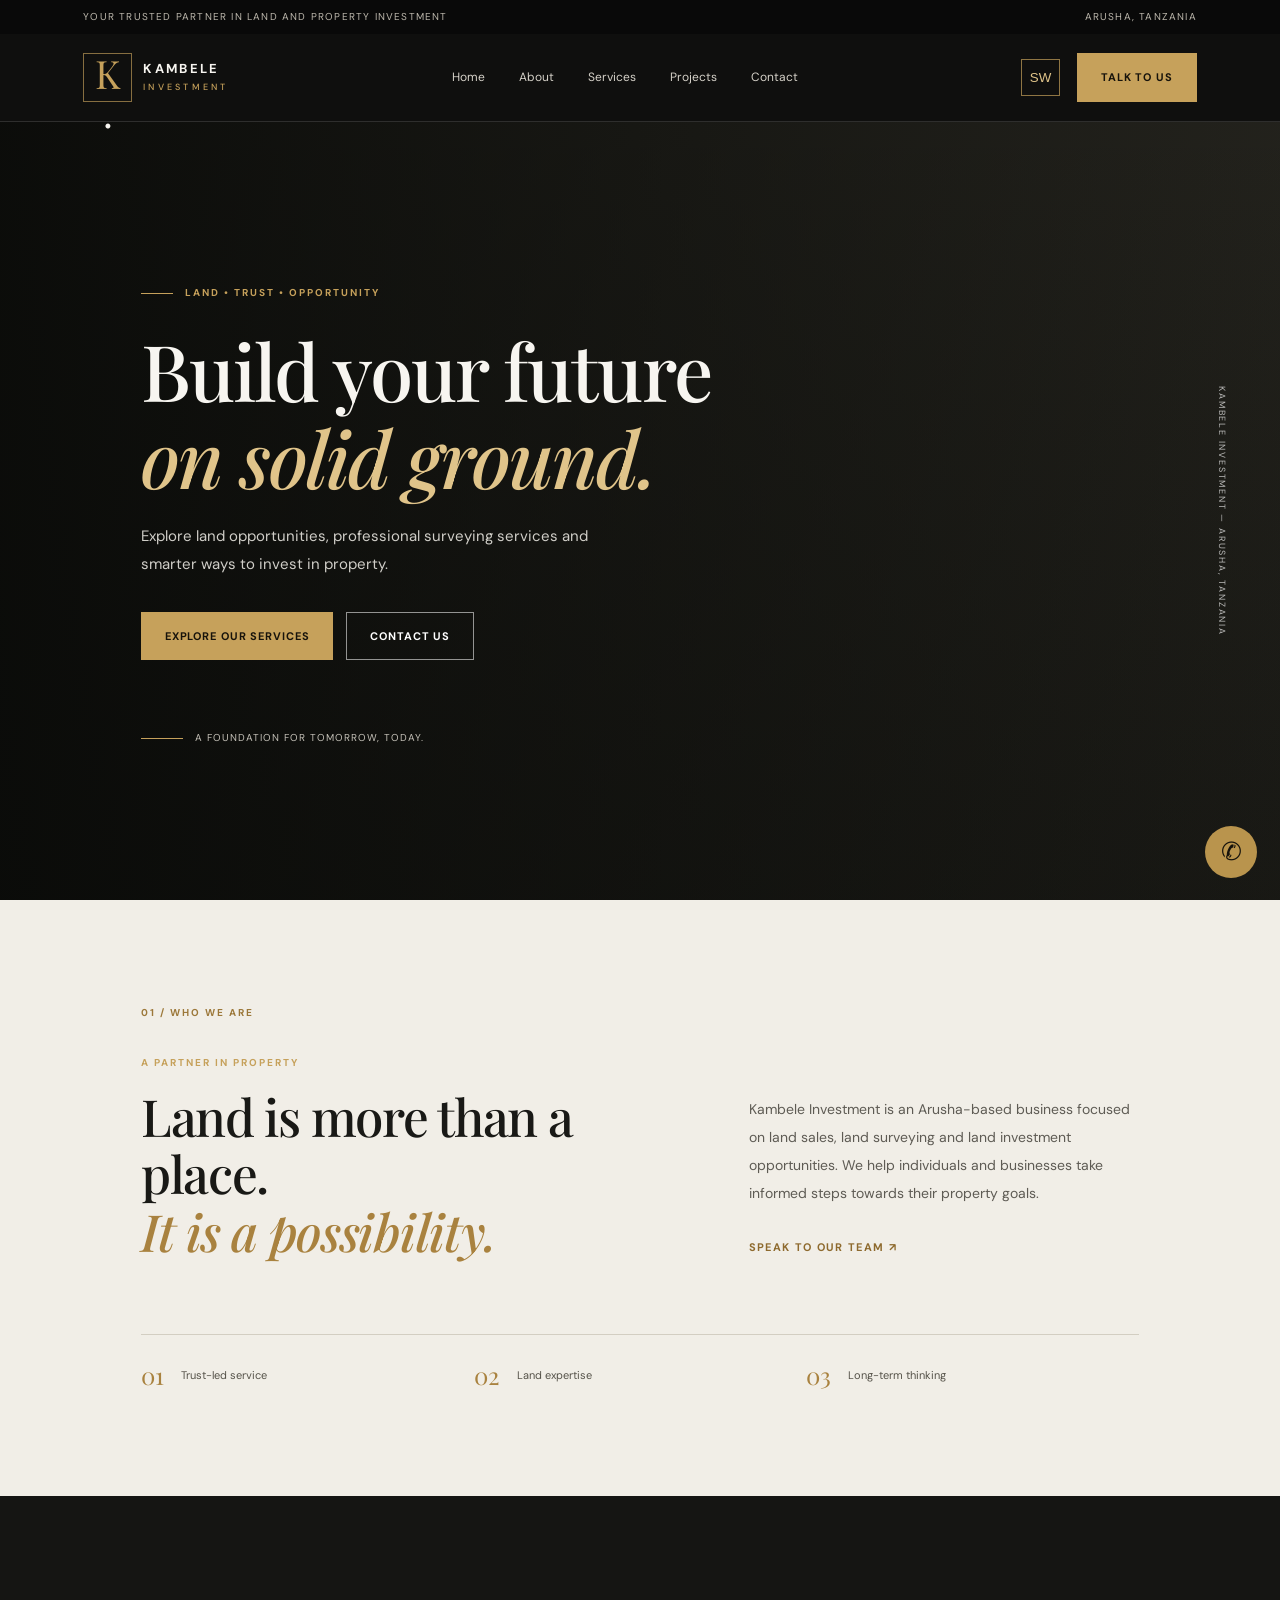
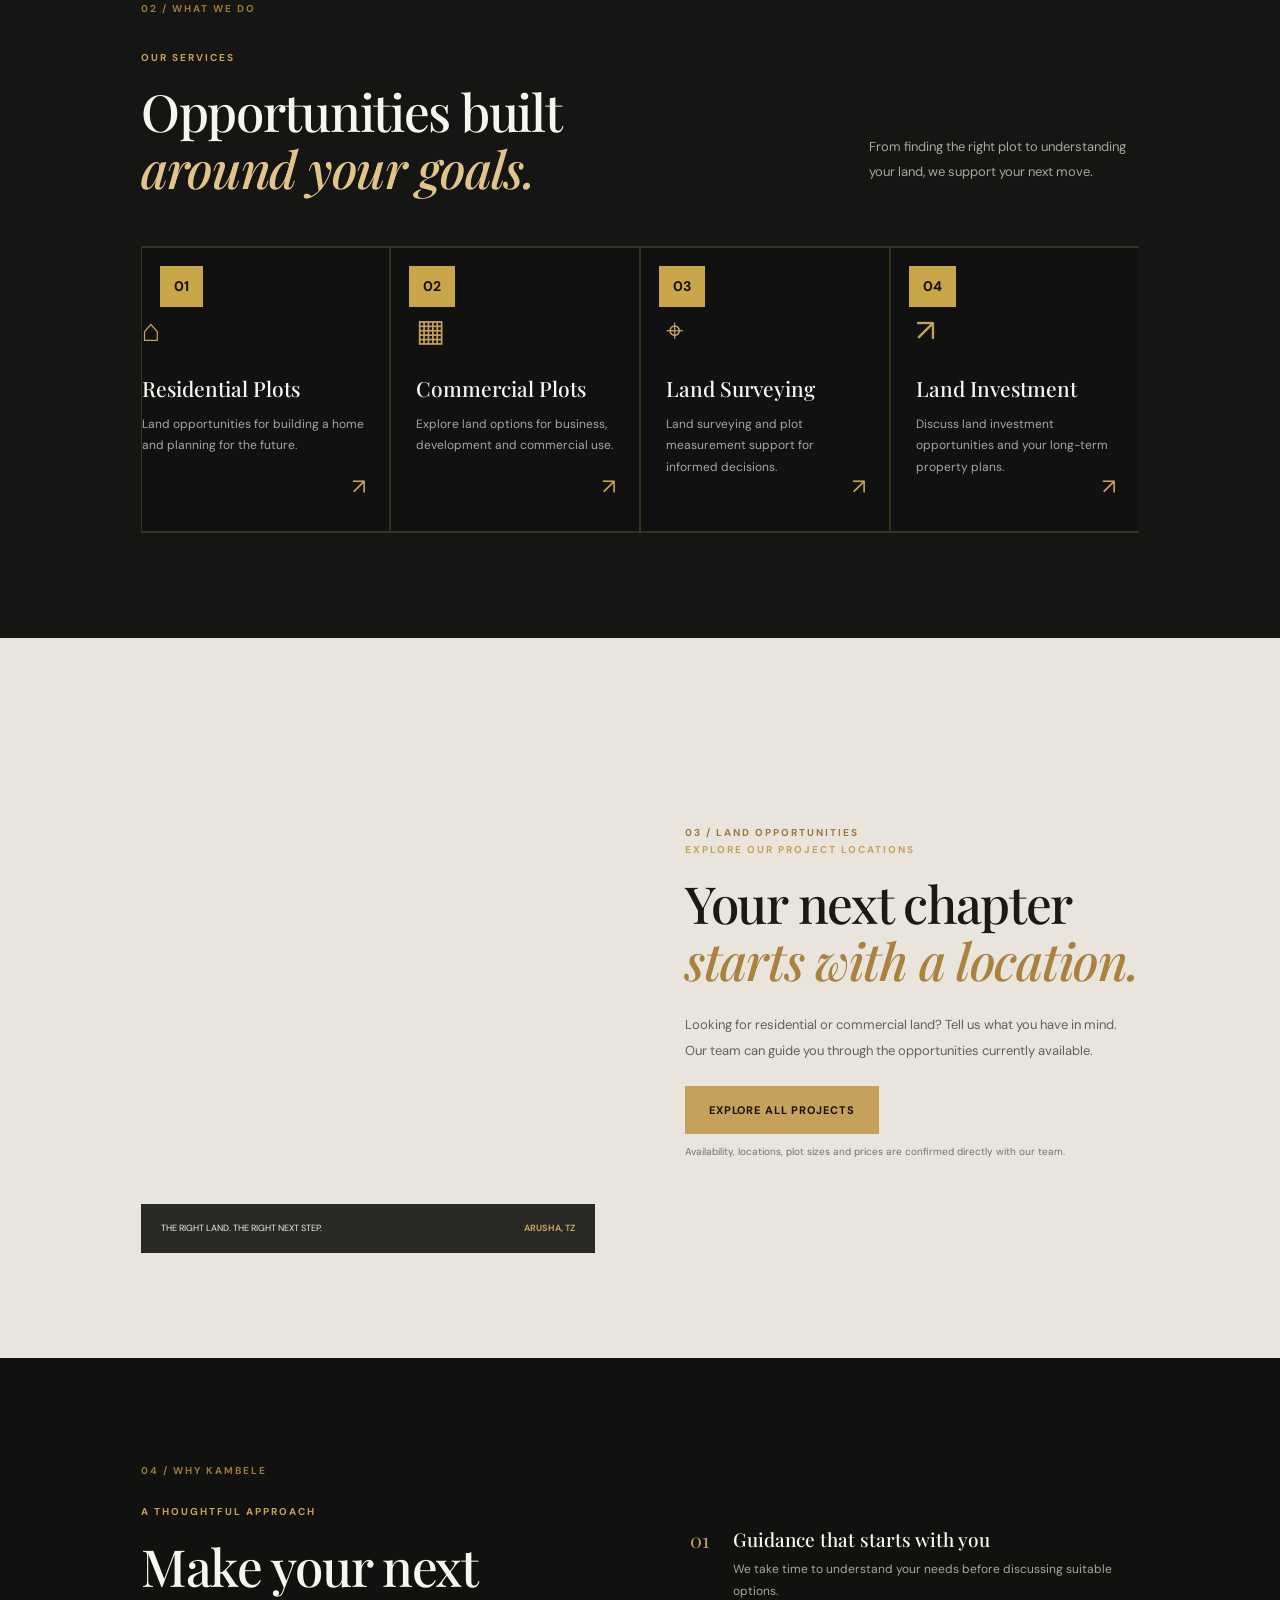
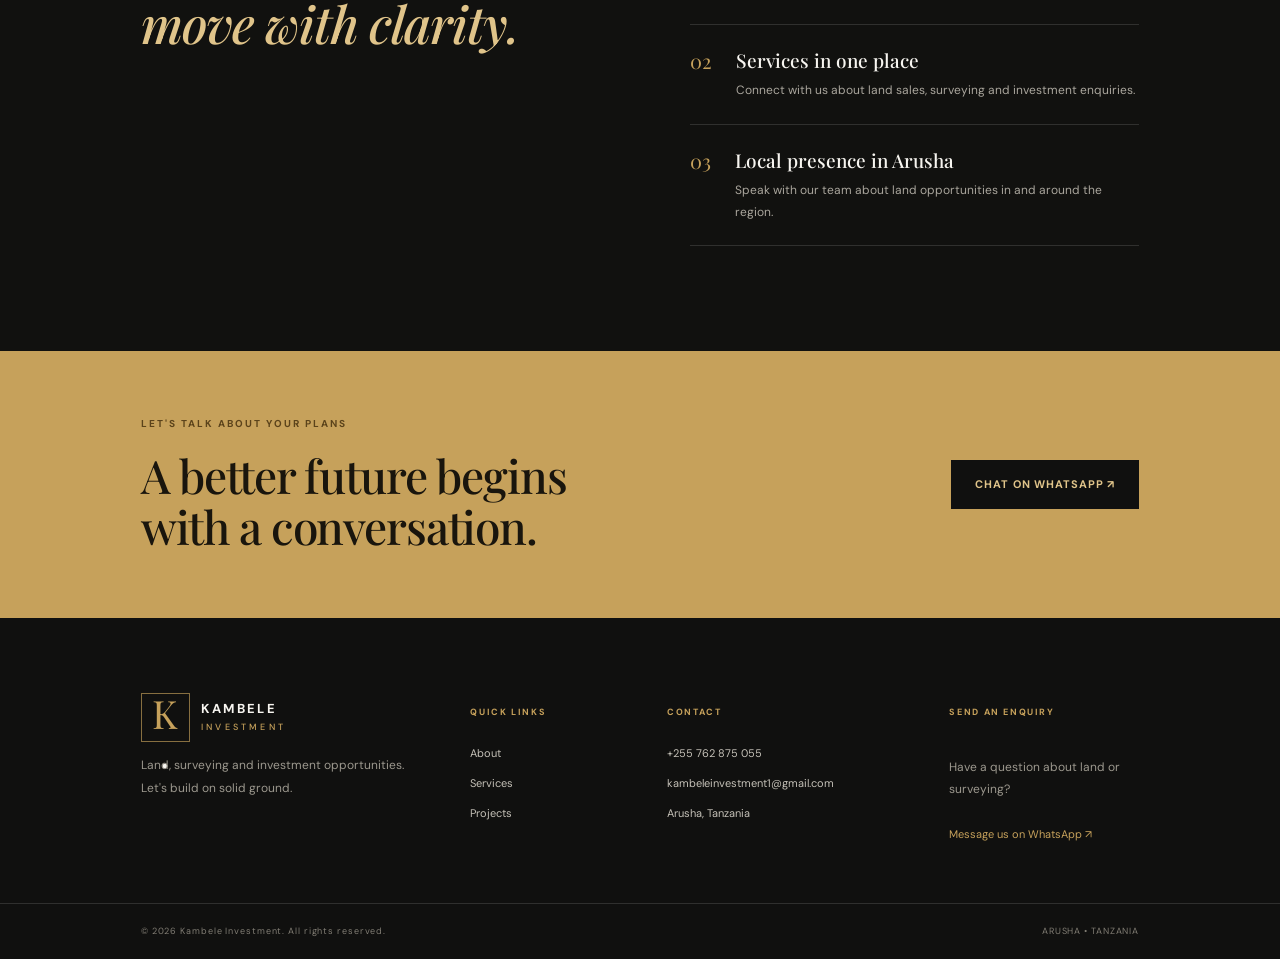
<file: index.html>
<!DOCTYPE html>
<html lang="en">
<head>
  <meta charset="UTF-8">
  <meta name="viewport" content="width=device-width, initial-scale=1.0">

  <meta name="description" content="Kambele Investment - Land sales, land surveying and land investment opportunities in Tanzania.">

  <title>Kambele Investment | Land & Property Investment</title>

  <link rel="preconnect" href="https://fonts.googleapis.com">
  <link rel="preconnect" href="https://fonts.gstatic.com" crossorigin>

  <link href="https://fonts.googleapis.com/css2?family=DM+Sans:wght@400;500;600;700&family=Playfair+Display:wght@500;600;700&display=swap" rel="stylesheet">

  <link rel="stylesheet" href="style.css">
</head>

<body>

<!-- ANNOUNCEMENT BAR -->

<div class="announcement">
  <span data-i18n="announcement">
    Your trusted partner in land and property investment
  </span>
  <span>Arusha, Tanzania</span>
</div>

<!-- HEADER -->

<header class="site-header">

  <a class="brand" href="index.html">
    <span class="brand-mark">K<span>.</span></span>

    <span class="brand-name">
      KAMBELE
      <small>INVESTMENT</small>
    </span>
  </a>

  <button class="menu-toggle"
          aria-label="Open navigation"
          aria-expanded="false">
    ☰
  </button>

  <nav class="nav">
    <a href="index.html" data-i18n="navHome">Home</a>
    <a href="about.html" data-i18n="navAbout">About</a>
    <a href="services.html" data-i18n="navServices">Services</a>
    <a href="projects.html" data-i18n="navProjects">Projects</a>
    <a href="contact.html" data-i18n="navContact">Contact</a>
  </nav>

  <div class="header-actions">

    <button class="lang-switch" id="languageToggle">
      SW
    </button>

    <a class="button button-gold header-cta"
       href="https://wa.me/255762875055"
       target="_blank"
       rel="noopener"
       data-i18n="headerCta">
      Talk to us
    </a>

  </div>

</header>

<main>

<!-- HERO SECTION -->

<section class="hero" id="home">

  <div class="hero-overlay"></div>

  <div class="hero-content">

    <p class="eyebrow">
      <span></span>
      LAND • TRUST • OPPORTUNITY
    </p>

    <h1 data-i18n="heroTitle">
      Build your future<br>
      <em>on solid ground.</em>
    </h1>

    <p class="hero-copy" data-i18n="heroCopy">
      Explore land opportunities, professional surveying services
      and smarter ways to invest in property.
    </p>

    <div class="hero-buttons">

      <a class="button button-gold"
         href="#services"
         data-i18n="exploreServices">
        Explore our services
      </a>

      <a class="button button-outline"
         href="#contact"
         data-i18n="contactUs">
        Contact us
      </a>

    </div>

    <div class="hero-note">
      <span class="note-line"></span>
      A foundation for tomorrow, today.
    </div>

  </div>

  <div class="hero-side-label">
    KAMBELE INVESTMENT — ARUSHA, TANZANIA
  </div>

</section>

<!-- ABOUT SECTION -->

<section class="intro section-pad" id="about">

  <div class="section-kicker">
    01 / WHO WE ARE
  </div>

  <div class="intro-grid">

    <div>

      <p class="gold-label">
        A PARTNER IN PROPERTY
      </p>

      <h2 data-i18n="introTitle">
        Land is more than a place.<br>
        <em>It is a possibility.</em>
      </h2>

    </div>

    <div class="intro-text">

      <p data-i18n="introCopy">
        Kambele Investment is an Arusha-based business focused on
        land sales, land surveying and land investment opportunities.
        We help individuals and businesses take informed steps
        towards their property goals.
      </p>

      <a class="text-link"
         href="#contact">
        Speak to our team ↗
      </a>

    </div>

  </div>

  <div class="values-strip">

    <div>
      <strong>01</strong>
      <span>Trust-led service</span>
    </div>

    <div>
      <strong>02</strong>
      <span>Land expertise</span>
    </div>

    <div>
      <strong>03</strong>
      <span>Long-term thinking</span>
    </div>

  </div>

</section>

<!-- SERVICES SECTION -->

<section class="services section-pad" id="services">

  <div class="section-heading">

    <div>

      <div class="section-kicker">
        02 / WHAT WE DO
      </div>

      <p class="gold-label">
        OUR SERVICES
      </p>

      <h2 data-i18n="servicesTitle">
        Opportunities built<br>
        <em>around your goals.</em>
      </h2>

    </div>

    <p class="heading-aside">
      From finding the right plot to understanding your land,
      we support your next move.
    </p>

  </div>

  <div class="service-grid">

    <article class="service-card">

      <span class="service-number">01</span>

      <div class="service-icon">⌂</div>

      <h3 data-i18n="service1Title">
        Residential Plots
      </h3>

      <p data-i18n="service1Copy">
        Land opportunities for building a home and planning for the future.
      </p>

      <a href="#contact" aria-label="Ask about residential plots">↗</a>

    </article>

    <article class="service-card">

      <span class="service-number">02</span>

      <div class="service-icon">▦</div>

      <h3 data-i18n="service2Title">
        Commercial Plots
      </h3>

      <p data-i18n="service2Copy">
        Explore land options for business, development and commercial use.
      </p>

      <a href="#contact" aria-label="Ask about commercial plots">↗</a>

    </article>

    <article class="service-card">

      <span class="service-number">03</span>

      <div class="service-icon">⌖</div>

      <h3 data-i18n="service3Title">
        Land Surveying
      </h3>

      <p data-i18n="service3Copy">
        Land surveying and plot measurement support for informed decisions.
      </p>

      <a href="#contact" aria-label="Ask about land surveying">↗</a>

    </article>

    <article class="service-card">

      <span class="service-number">04</span>

      <div class="service-icon">↗</div>

      <h3 data-i18n="service4Title">
        Land Investment
      </h3>

      <p data-i18n="service4Copy">
        Discuss land investment opportunities and your long-term property plans.
      </p>

      <a href="#contact" aria-label="Ask about land investment">↗</a>

    </article>

  </div>

</section>

<!-- PROJECTS INTRODUCTION -->

<section class="feature section-pad" id="projects">

  <div class="feature-image">

    <div class="image-caption">

      <span>THE RIGHT LAND. THE RIGHT NEXT STEP.</span>

      <b>ARUSHA, TZ</b>

    </div>

  </div>

  <div class="feature-content">

    <div class="section-kicker">
      03 / LAND OPPORTUNITIES
    </div>

    <p class="gold-label">
      EXPLORE OUR PROJECT LOCATIONS
    </p>

    <h2 data-i18n="featureTitle">
      Your next chapter<br>
      <em>starts with a location.</em>
    </h2>

    <p data-i18n="featureCopy">
      Looking for residential or commercial land?
      Tell us what you have in mind. Our team can guide you
      through the opportunities currently available.
    </p>

    <a class="button button-gold"
       href="projects.html"
       data-i18n="projectsButton">
      Explore all projects
    </a>

    <p class="small-note">
      Availability, locations, plot sizes and prices are confirmed directly with our team.
    </p>

  </div>

</section>

<!-- WHY CHOOSE US -->

<section class="why section-pad">

  <div class="section-kicker">
    04 / WHY KAMBELE
  </div>

  <div class="why-grid">

    <div>

      <p class="gold-label">
        A THOUGHTFUL APPROACH
      </p>

      <h2 data-i18n="whyTitle">
        Make your next<br>
        <em>move with clarity.</em>
      </h2>

    </div>

    <div class="why-list">

      <div>

        <span>01</span>

        <section>

          <h3 data-i18n="why1Title">
            Guidance that starts with you
          </h3>

          <p data-i18n="why1Copy">
            We take time to understand your needs before discussing suitable options.
          </p>

        </section>

      </div>

      <div>

        <span>02</span>

        <section>

          <h3 data-i18n="why2Title">
            Services in one place
          </h3>

          <p data-i18n="why2Copy">
            Connect with us about land sales, surveying and investment enquiries.
          </p>

        </section>

      </div>

      <div>

        <span>03</span>

        <section>

          <h3 data-i18n="why3Title">
            Local presence in Arusha
          </h3>

          <p data-i18n="why3Copy">
            Speak with our team about land opportunities in and around the region.
          </p>

        </section>

      </div>

    </div>

  </div>

</section>

<!-- CALL TO ACTION -->

<section class="cta-band">

  <div>

    <p class="gold-label" data-i18n="ctaLabel">
      LET'S TALK ABOUT YOUR PLANS
    </p>

    <h2 data-i18n="ctaTitle">
      A better future begins<br>
      with a conversation.
    </h2>

  </div>

  <a class="button button-dark"
     href="https://wa.me/255762875055"
     target="_blank"
     rel="noopener"
     data-i18n="ctaButton">
    Chat on WhatsApp ↗
  </a>

</section>

</main>

<!-- FOOTER -->

<footer id="contact">

  <div class="footer-main">

    <div class="footer-brand">

      <a class="brand brand-light" href="index.html">

        <span class="brand-mark">K<span>.</span></span>

        <span class="brand-name">
          KAMBELE
          <small>INVESTMENT</small>
        </span>

      </a>

      <p data-i18n="footerDescription">
        Land, surveying and investment opportunities.
        Let's build on solid ground.
      </p>

    </div>

    <div class="footer-col">

      <h4 data-i18n="quickLinks">
        QUICK LINKS
      </h4>

      <a href="#about" data-i18n="navAbout">About</a>
      <a href="#services" data-i18n="navServices">Services</a>
      <a href="projects.html" data-i18n="navProjects">Projects</a>

    </div>

    <div class="footer-col">

      <h4 data-i18n="contactHeading">
        CONTACT
      </h4>

      <a href="https://wa.me/255762875055">
        +255 762 875 055
      </a>

      <a href="mailto:kambeleinvestment1@gmail.com">
        kambeleinvestment1@gmail.com
      </a>

      <span>Arusha, Tanzania</span>

    </div>

    <div class="footer-col">

      <h4 data-i18n="enquiryHeading">
        SEND AN ENQUIRY
      </h4>

      <p data-i18n="enquiryCopy">
        Have a question about land or surveying?
      </p>

      <a class="footer-whatsapp"
         href="https://wa.me/255762875055"
         target="_blank"
         rel="noopener"
         data-i18n="footerWhatsApp">
        Message us on WhatsApp ↗
      </a>

    </div>

  </div>

  <div class="footer-bottom">

    <span>
      © <span id="year"></span>
      Kambele Investment.
      <span data-i18n="copyright">All rights reserved.</span>
    </span>

    <span>ARUSHA • TANZANIA</span>

  </div>

</footer>

<!-- FLOATING WHATSAPP -->

<a class="floating-whatsapp"
   href="https://wa.me/255762875055"
   target="_blank"
   rel="noopener"
   aria-label="WhatsApp">
  ✆
</a>

<script src="script.js"></script>

</body>
</html>
</file>
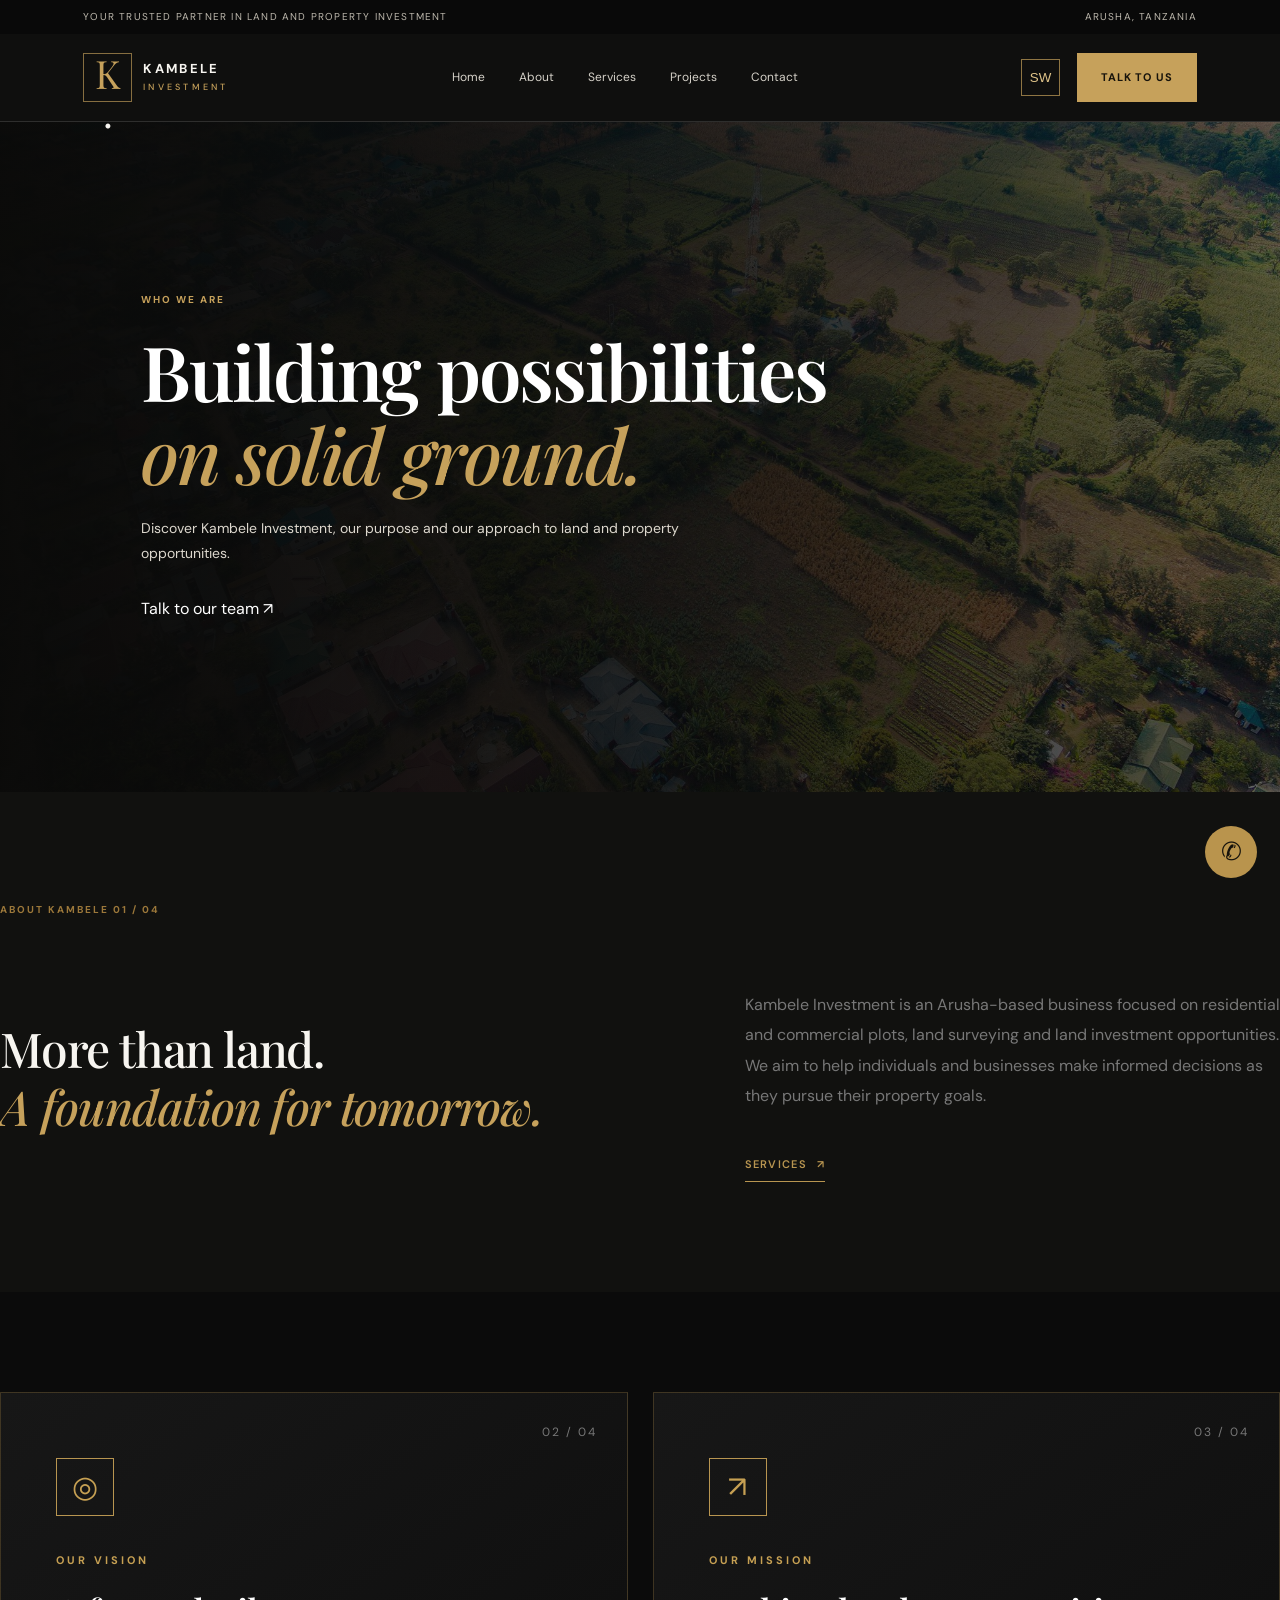
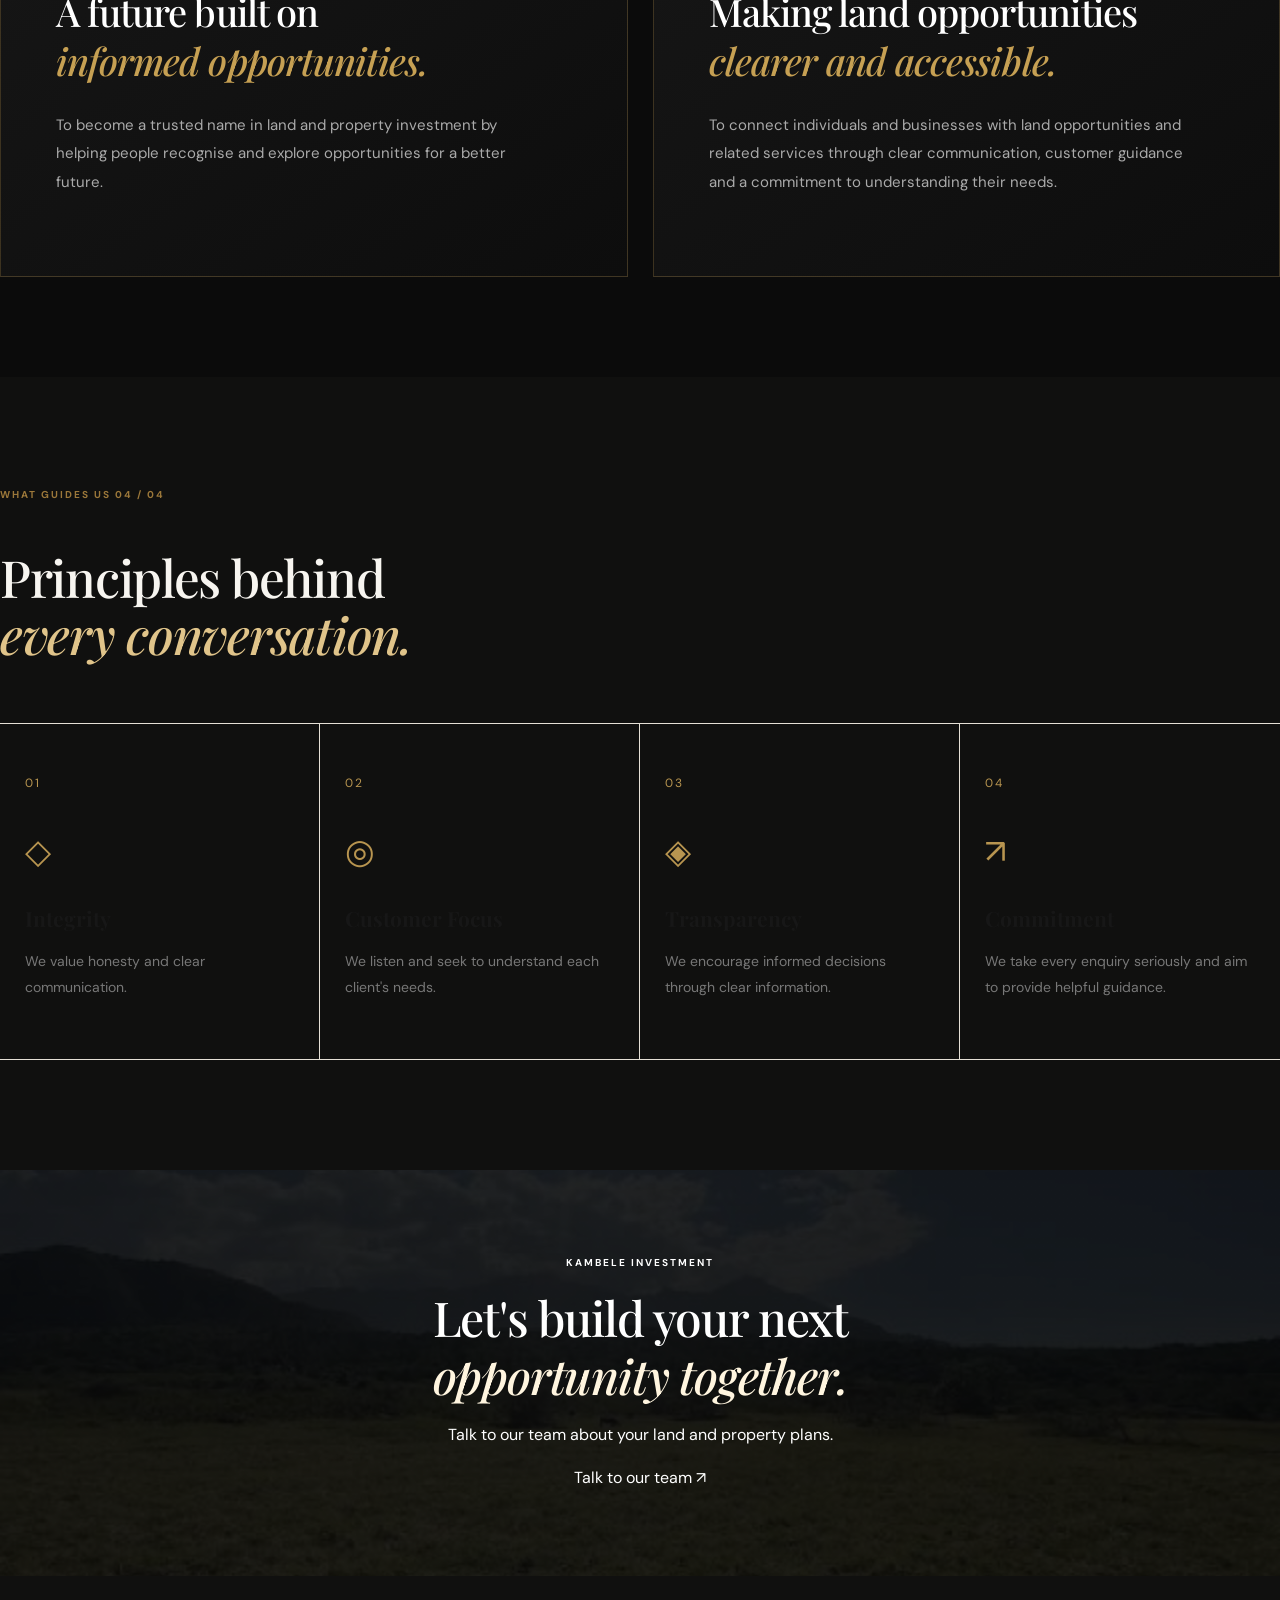
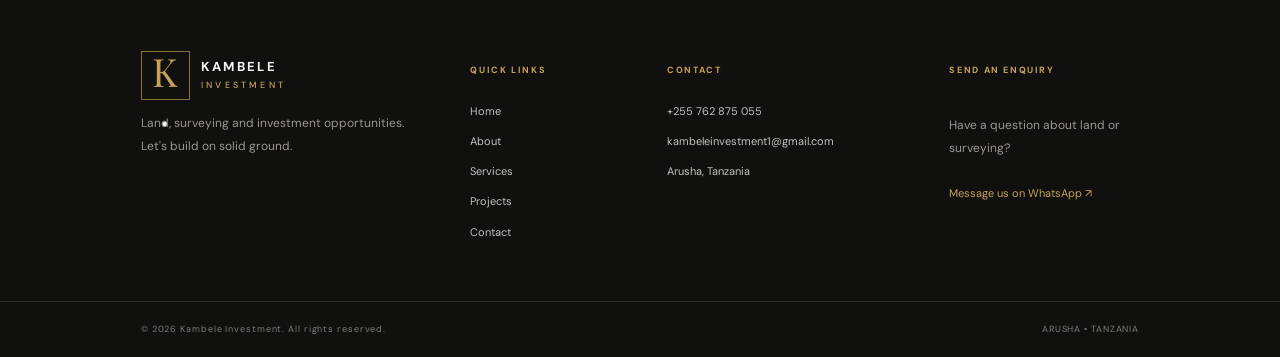
<file: about.html>
<!DOCTYPE html>
<html lang="en">
<head>
  <meta charset="UTF-8">
  <meta name="viewport" content="width=device-width, initial-scale=1.0">

  <title>About Us | Kambele Investment</title>
  <meta name="description" content="Learn about Kambele Investment, our vision, mission and values in land and property investment in Tanzania.">

  <link rel="preconnect" href="https://fonts.googleapis.com">
  <link rel="preconnect" href="https://fonts.gstatic.com" crossorigin>
  <link href="https://fonts.googleapis.com/css2?family=DM+Sans:wght@400;500;600;700&family=Playfair+Display:ital,wght@0,500;0,600;0,700;1,500;1,600&display=swap" rel="stylesheet">

  <link rel="stylesheet" href="style.css">
</head>

<body>

<!-- ANNOUNCEMENT BAR -->
<div class="announcement">
  <span data-i18n="announcement">
    Your trusted partner in land and property investment
  </span>
  <span>Arusha, Tanzania</span>
</div>

<!-- HEADER -->
<header class="site-header">

  <a class="brand" href="index.html">
    <span class="brand-mark">K<span>.</span></span>

    <span class="brand-name">
      KAMBELE
      <small>INVESTMENT</small>
    </span>
  </a>

  <button class="menu-toggle"
          aria-label="Open navigation"
          aria-expanded="false">
    ☰
  </button>

  <nav class="nav">
    <a href="index.html" data-i18n="navHome">Home</a>
    <a href="about.html" data-i18n="navAbout">About</a>
    <a href="services.html" data-i18n="navServices">Services</a>
    <a href="projects.html" data-i18n="navProjects">Projects</a>
    <a href="contact.html" data-i18n="navContact">Contact</a>
  </nav>

  <div class="header-actions">
    <button class="lang-switch" id="languageToggle">SW</button>

    <a class="button button-gold header-cta"
       href="https://wa.me/255762875055"
       target="_blank"
       rel="noopener"
       data-i18n="headerCta">
      Talk to us
    </a>
  </div>

</header>



  <main>

    <!-- ABOUT HERO -->
    <section class="projects-hero about-hero">
      <div class="projects-hero-overlay"></div>

      <div class="projects-hero-content">
        <p class="gold-label" data-i18n="aboutHeroLabel">WHO WE ARE</p>

        <h1 data-i18n="aboutHeroTitle">
          Building possibilities<br><em>on solid ground.</em>
        </h1>

        <p data-i18n="aboutHeroText">
          Discover Kambele Investment, our purpose and our approach to land and property opportunities.
        </p>

        <a href="#about-intro" class="btn btn-gold" data-i18n="aboutCtaButton">
          Talk to our team ↗
        </a>
      </div>
    </section>


    <!-- INTRODUCTION -->
    <section class="projects-intro about-intro" id="about-intro">
      <div class="container">

        <div class="section-kicker">
          <span data-i18n="aboutIntroLabel">ABOUT KAMBELE</span>
          <span>01 / 04</span>
        </div>

        <div class="about-intro-grid">

          <div class="about-intro-heading">
            <h2 data-i18n="aboutIntroTitle">
              More than land.<br><em>A foundation for tomorrow.</em>
            </h2>
          </div>

          <div class="about-intro-copy">
            <p data-i18n="aboutIntroText">
              Kambele Investment is an Arusha-based business focused on residential and commercial plots, land surveying and land investment opportunities. We aim to help individuals and businesses make informed decisions as they pursue their property goals.
            </p>

            <a href="services.html" class="text-link">
              <span data-i18n="navServices">Explore our services</span> ↗
            </a>
          </div>

        </div>
      </div>
    </section>


    <!-- VISION & MISSION -->
    <section class="about-purpose">
      <div class="container">

        <div class="about-purpose-grid">

          <article class="about-purpose-card vision-card">
            <span class="about-number">02 / 04</span>

            <div class="about-icon">◎</div>

            <p class="gold-label" data-i18n="aboutVisionLabel">OUR VISION</p>

            <h2 data-i18n="aboutVisionTitle">
              A future built on<br><em>informed opportunities.</em>
            </h2>

            <p data-i18n="aboutVisionText">
              To become a trusted name in land and property investment by helping people recognise and explore opportunities for a better future.
            </p>
          </article>


          <article class="about-purpose-card mission-card">
            <span class="about-number">03 / 04</span>

            <div class="about-icon">↗</div>

            <p class="gold-label" data-i18n="aboutMissionLabel">OUR MISSION</p>

            <h2 data-i18n="aboutMissionTitle">
              Making land opportunities<br><em>clearer and accessible.</em>
            </h2>

            <p data-i18n="aboutMissionText">
              To connect individuals and businesses with land opportunities and related services through clear communication, customer guidance and a commitment to understanding their needs.
            </p>
          </article>

        </div>
      </div>
    </section>


    <!-- CORE VALUES -->
    <section class="about-values">
      <div class="container">

        <div class="section-kicker">
          <span data-i18n="aboutValuesLabel">WHAT GUIDES US</span>
          <span>04 / 04</span>
        </div>

        <div class="about-values-heading">
          <h2 data-i18n="aboutValuesTitle">
            Principles behind<br><em>every conversation.</em>
          </h2>
        </div>

        <div class="about-values-grid">

          <article class="about-value-card">
            <span class="value-index">01</span>
            <div class="value-symbol">◇</div>
            <h3 data-i18n="valueIntegrity">Integrity</h3>
            <p data-i18n="valueIntegrityText">
              We value honesty and clear communication.
            </p>
          </article>

          <article class="about-value-card">
            <span class="value-index">02</span>
            <div class="value-symbol">◎</div>
            <h3 data-i18n="valueCustomer">Customer Focus</h3>
            <p data-i18n="valueCustomerText">
              We listen and seek to understand each client's needs.
            </p>
          </article>

          <article class="about-value-card">
            <span class="value-index">03</span>
            <div class="value-symbol">◈</div>
            <h3 data-i18n="valueTransparency">Transparency</h3>
            <p data-i18n="valueTransparencyText">
              We encourage informed decisions through clear information.
            </p>
          </article>

          <article class="about-value-card">
            <span class="value-index">04</span>
            <div class="value-symbol">↗</div>
            <h3 data-i18n="valueCommitment">Commitment</h3>
            <p data-i18n="valueCommitmentText">
              We take every enquiry seriously and aim to provide helpful guidance.
            </p>
          </article>

        </div>
      </div>
    </section>


    <!-- CTA -->
    <section class="projects-cta about-cta">
      <div class="container">

        <div class="projects-cta-content">
          <p class="gold-label">KAMBELE INVESTMENT</p>

          <h2 data-i18n="aboutCtaTitle">
            Let's build your next<br><em>opportunity together.</em>
          </h2>

          <p data-i18n="aboutCtaText">
            Talk to our team about your land and property plans.
          </p>

          <a href="https://wa.me/255762875055" class="btn btn-gold" data-i18n="aboutCtaButton">
            Talk to our team ↗
          </a>
        </div>

      </div>
    </section>

  </main>


  
<!-- FOOTER -->
<footer id="contact">

  <div class="footer-main">

    <div class="footer-brand">
      <a class="brand brand-light" href="index.html">
        <span class="brand-mark">K<span>.</span></span>
        <span class="brand-name">
          KAMBELE
          <small>INVESTMENT</small>
        </span>
      </a>

      <p data-i18n="footerDescription">
        Land, surveying and investment opportunities.
        Let's build on solid ground.
      </p>
    </div>

    <div class="footer-col">
      <h4 data-i18n="quickLinks">QUICK LINKS</h4>
      <a href="index.html" data-i18n="navHome">Home</a>
      <a href="about.html" data-i18n="navAbout">About</a>
      <a href="services.html" data-i18n="navServices">Services</a>
      <a href="projects.html" data-i18n="navProjects">Projects</a>
      <a href="contact.html" data-i18n="navContact">Contact</a>
    </div>

    <div class="footer-col">
      <h4 data-i18n="contactHeading">CONTACT</h4>
      <a href="https://wa.me/255762875055">+255 762 875 055</a>
      <a href="mailto:kambeleinvestment1@gmail.com">
        kambeleinvestment1@gmail.com
      </a>
      <span>Arusha, Tanzania</span>
    </div>

    <div class="footer-col">
      <h4 data-i18n="enquiryHeading">SEND AN ENQUIRY</h4>
      <p data-i18n="enquiryCopy">
        Have a question about land or surveying?
      </p>

      <a class="footer-whatsapp"
         href="https://wa.me/255762875055"
         target="_blank"
         rel="noopener"
         data-i18n="footerWhatsApp">
        Message us on WhatsApp ↗
      </a>
    </div>

  </div>

  <div class="footer-bottom">
    <span>
      © <span id="year"></span>
      Kambele Investment.
      <span data-i18n="copyright">All rights reserved.</span>
    </span>

    <span>ARUSHA • TANZANIA</span>
  </div>

</footer>

<!-- FLOATING WHATSAPP -->

<a class="floating-whatsapp"
   href="https://wa.me/255762875055"
   target="_blank"
   rel="noopener"
   aria-label="WhatsApp">
  ✆
</a>

<script src="script.js"></script>

</body>
</html>
</file>
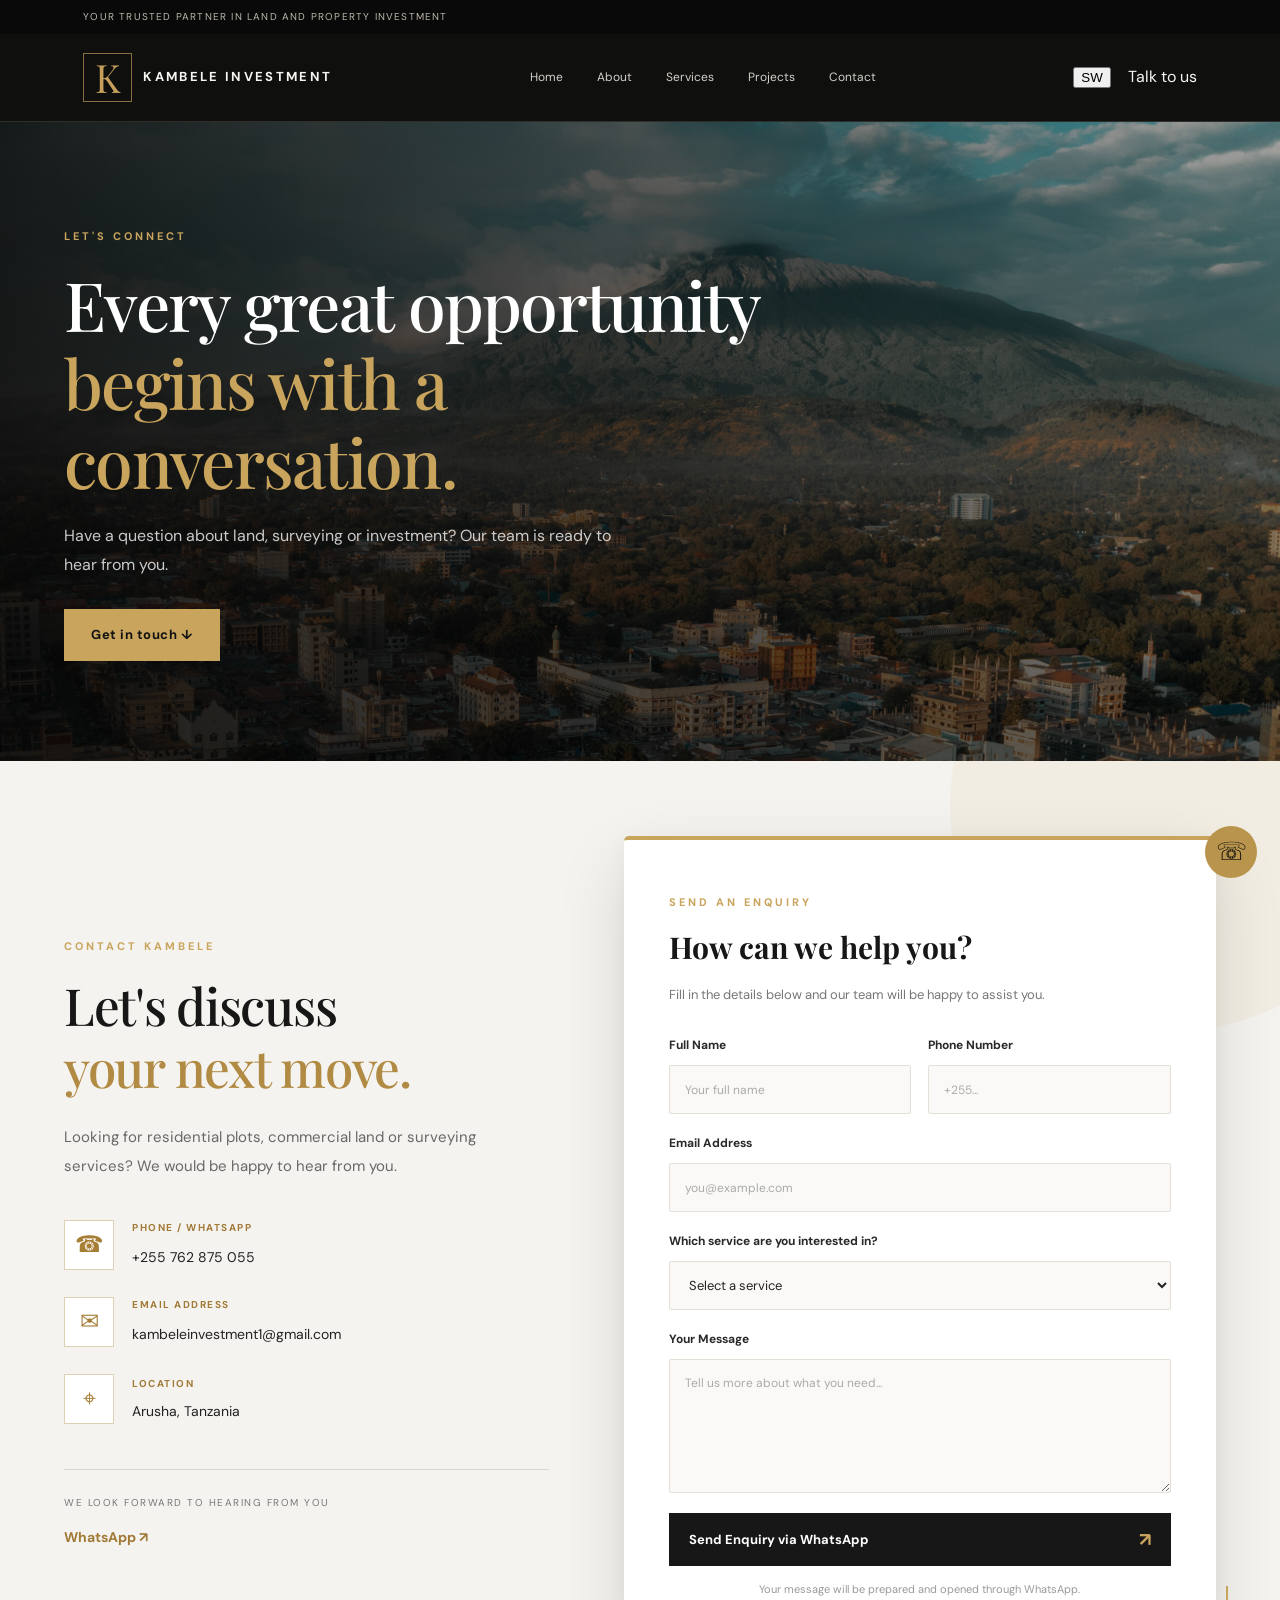
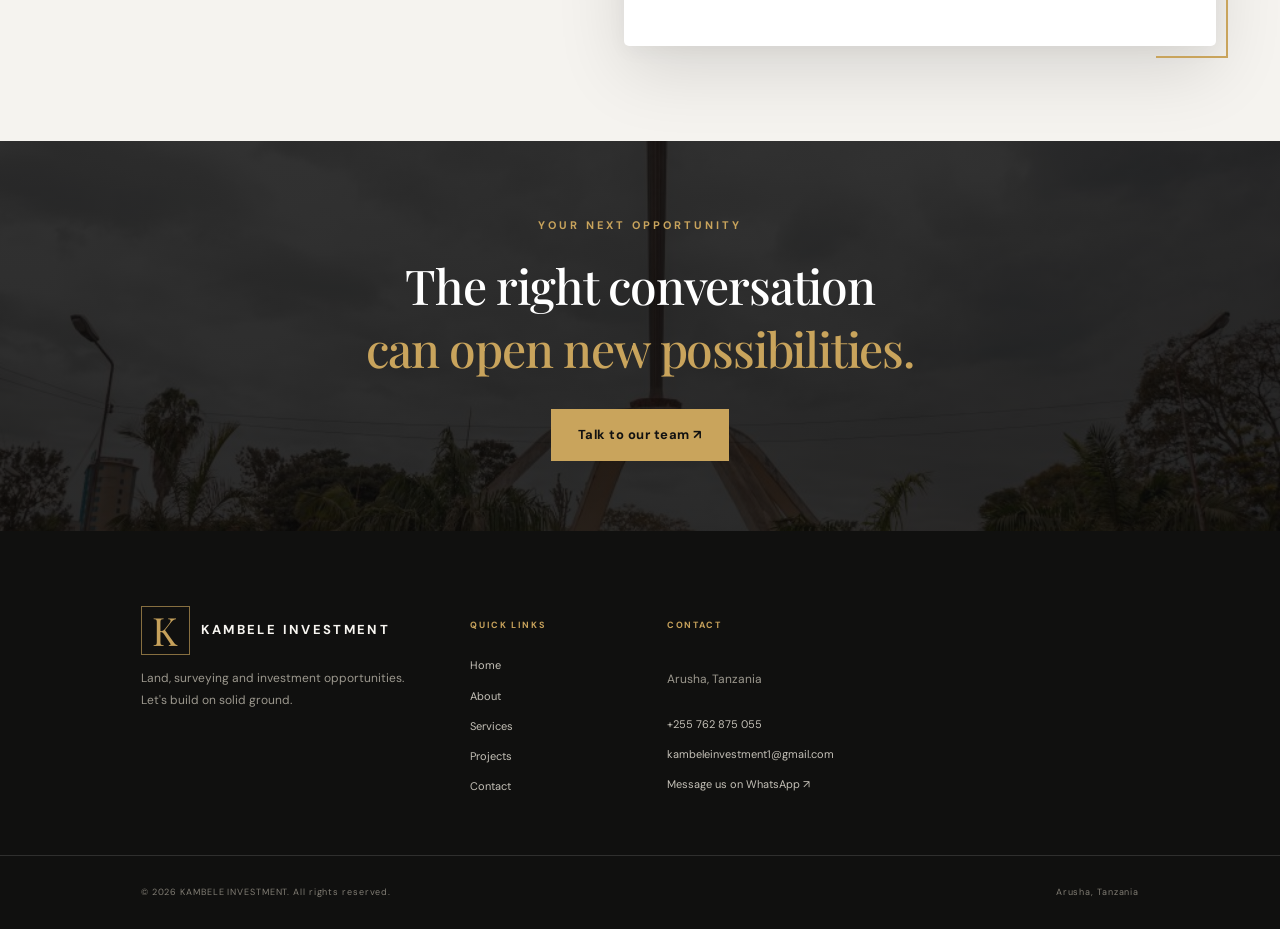
<file: contact.html>
<!DOCTYPE html>
<html lang="en">
<head>
  <meta charset="UTF-8">
  <meta name="viewport" content="width=device-width, initial-scale=1.0">

  <title>Contact | Kambele Investment</title>
  <meta name="description" content="Contact Kambele Investment in Arusha for residential plots, commercial land, surveying and land investment enquiries.">

  <link rel="stylesheet" href="style.css">
  <link rel="preconnect" href="https://fonts.googleapis.com">
  <link rel="preconnect" href="https://fonts.gstatic.com" crossorigin>
  <link href="https://fonts.googleapis.com/css2?family=DM+Sans:wght@400;500;600;700&family=Playfair+Display:wght@500;600;700&display=swap" rel="stylesheet">
</head>

<body>

  <!-- ANNOUNCEMENT -->
  <div class="announcement">
    <p data-i18n="announcement">Your trusted partner in land and property investment</p>
  </div>

  <!-- HEADER -->
  <header class="site-header">

    <a href="index.html" class="brand">
      <span class="brand-mark">K</span>
      <span class="brand-name">KAMBELE <strong>INVESTMENT</strong></span>
    </a>

    <button class="menu-toggle" aria-label="Open navigation" aria-expanded="false">
      ☰
    </button>

    <nav class="nav">
      <a href="index.html" data-i18n="navHome">Home</a>
      <a href="about.html" data-i18n="navAbout">About</a>
      <a href="services.html" data-i18n="navServices">Services</a>
      <a href="projects.html" data-i18n="navProjects">Projects</a>
      <a href="contact.html" class="active" data-i18n="navContact">Contact</a>
    </nav>

    <div class="header-actions">
      <button id="languageToggle" class="language-toggle">SW</button>
      <a href="https://wa.me/255762875055" class="header-cta" data-i18n="headerCta">Talk to us</a>
    </div>

  </header>


  <!-- CONTACT HERO -->
  <main>

    <section class="contact-hero">

      <div class="contact-hero-overlay"></div>

      <div class="contact-hero-content">
        <span class="gold-label" data-i18n="contactHeroLabel">LET'S CONNECT</span>

        <h1 data-i18n="contactHeroTitle">
          Every great opportunity<br>
          <em>starts with a conversation.</em>
        </h1>

        <p data-i18n="contactHeroText">
          Have a question about land, surveying or investment? Our team is ready to hear from you.
        </p>

        <a href="#contact-details" class="gold-button" data-i18n="contactHeroButton">
          Get in touch ↓
        </a>
      </div>

    </section>


    <!-- CONTACT SECTION -->
    <section class="contact-section" id="contact-details">

      <div class="contact-container">

        <!-- LEFT INFORMATION -->
        <div class="contact-information">

          <span class="gold-label" data-i18n="contactSectionLabel">
            CONTACT KAMBELE
          </span>

          <h2 data-i18n="contactSectionTitle">
            Let's discuss<br>
            <em>your next move.</em>
          </h2>

          <p class="contact-description" data-i18n="contactSectionText">
            Whether you are looking for residential plots, commercial land or surveying services, we would be glad to hear from you.
          </p>


          <div class="contact-info-list">

            <div class="contact-info-item">
              <div class="contact-icon">☎</div>
              <div>
                <span data-i18n="contactPhoneLabel">PHONE / WHATSAPP</span>
                <a href="https://wa.me/255762875055">+255 762 875 055</a>
              </div>
            </div>

            <div class="contact-info-item">
              <div class="contact-icon">✉</div>
              <div>
                <span data-i18n="contactEmailLabel">EMAIL ADDRESS</span>
                <a href="mailto:kambeleinvestment1@gmail.com">
                  kambeleinvestment1@gmail.com
                </a>
              </div>
            </div>

            <div class="contact-info-item">
              <div class="contact-icon">⌖</div>
              <div>
                <span data-i18n="contactLocationLabel">LOCATION</span>
                <p data-i18n="contactLocation">Arusha, Tanzania</p>
              </div>
            </div>

          </div>


          <div class="contact-social">
            <span data-i18n="contactSocialText">WE LOOK FORWARD TO HEARING FROM YOU</span>
            <a href="https://wa.me/255762875055" target="_blank" rel="noopener">
              WhatsApp ↗
            </a>
          </div>

        </div>


        <!-- FLOATING FORM CARD -->
        <div class="contact-form-card">

          <div class="form-heading">
            <span class="gold-label" data-i18n="formLabel">SEND AN ENQUIRY</span>

            <h3 data-i18n="formTitle">How can we help you?</h3>

            <p data-i18n="formDescription">
              Fill in the details below and our team will be happy to assist you.
            </p>
          </div>


          <form id="contactForm">

            <div class="form-row">

              <div class="form-group">
                <label for="contactName" data-i18n="formName">Full Name</label>
                <input
                  type="text"
                  id="contactName"
                  name="name"
                  placeholder="Your full name"
                  data-i18n-placeholder="formNamePlaceholder"
                  required
                >
              </div>

              <div class="form-group">
                <label for="contactPhone" data-i18n="formPhone">Phone Number</label>
                <input
                  type="tel"
                  id="contactPhone"
                  name="phone"
                  placeholder="+255..."
                  data-i18n-placeholder="formPhonePlaceholder"
                  required
                >
              </div>

            </div>


            <div class="form-group">
              <label for="contactEmail" data-i18n="formEmail">Email Address</label>
              <input
                type="email"
                id="contactEmail"
                name="email"
                placeholder="your@email.com"
                data-i18n-placeholder="formEmailPlaceholder"
              >
            </div>


            <div class="form-group">
              <label for="contactSubject" data-i18n="formSubject">What are you interested in?</label>

              <select id="contactSubject" name="subject" required>
                <option value="" data-i18n="formSelectOption">Select a service</option>
                <option value="Residential Plots" data-i18n="formOption1">Residential Plots</option>
                <option value="Commercial Plots" data-i18n="formOption2">Commercial Plots</option>
                <option value="Land Surveying" data-i18n="formOption3">Land Surveying</option>
                <option value="Land Investment" data-i18n="formOption4">Land Investment</option>
                <option value="Other Services" data-i18n="formOption5">Other Services</option>
              </select>
            </div>


            <div class="form-group">
              <label for="contactMessage" data-i18n="formMessage">Your Message</label>

              <textarea
                id="contactMessage"
                name="message"
                rows="5"
                placeholder="Tell us more about what you need..."
                data-i18n-placeholder="formMessagePlaceholder"
                required
              ></textarea>
            </div>


            <button type="submit" class="contact-submit">
              <span data-i18n="formSubmit">Send Enquiry via WhatsApp</span>
              <span>↗</span>
            </button>

            <p class="form-note" data-i18n="formNote">
              Your enquiry will be prepared and sent through WhatsApp.
            </p>

          </form>

        </div>

      </div>

    </section>


    <!-- BOTTOM CTA -->
    <section class="contact-bottom-cta">

      <div class="contact-bottom-content">
        <span class="gold-label" data-i18n="contactBottomLabel">YOUR NEXT OPPORTUNITY</span>

        <h2 data-i18n="contactBottomTitle">
          The right conversation<br>
          <em>can open new possibilities.</em>
        </h2>

        <a href="https://wa.me/255762875055" class="gold-button" data-i18n="contactBottomButton">
          Chat with our team ↗
        </a>
      </div>

    </section>

  </main>


  <!-- FOOTER -->
  <footer class="site-footer">

    <div class="footer-main">

      <div class="footer-brand">
        <a href="index.html" class="brand">
          <span class="brand-mark">K</span>
          <span class="brand-name">KAMBELE <strong>INVESTMENT</strong></span>
        </a>

        <p data-i18n="footerDescription">
          Land, surveying and investment opportunities. Let's build on solid ground.
        </p>
      </div>


      <div class="footer-col">
        <h4 data-i18n="quickLinks">QUICK LINKS</h4>
        <a href="index.html" data-i18n="navHome">Home</a>
        <a href="about.html" data-i18n="navAbout">About</a>
        <a href="services.html" data-i18n="navServices">Services</a>
        <a href="projects.html" data-i18n="navProjects">Projects</a>
        <a href="contact.html" data-i18n="navContact">Contact</a>
      </div>


      <div class="footer-col">
        <h4 data-i18n="contactHeading">CONTACT</h4>
        <p>Arusha, Tanzania</p>
        <a href="tel:+255762875055">+255 762 875 055</a>
        <a href="mailto:kambeleinvestment1@gmail.com">kambeleinvestment1@gmail.com</a>
        <a href="https://wa.me/255762875055" data-i18n="footerWhatsApp">
          Message us on WhatsApp ↗
        </a>
      </div>

    </div>


    <div class="footer-bottom">
      <p>© <span id="year"></span> KAMBELE INVESTMENT. <span data-i18n="copyright">All rights reserved.</span></p>
      <p>Arusha, Tanzania</p>
    </div>

  </footer>


  <!-- FLOATING WHATSAPP -->
  <a href="https://wa.me/255762875055" class="floating-whatsapp" target="_blank" rel="noopener" aria-label="Chat on WhatsApp">
    <span>☏</span>
  </a>


  <script src="script.js"></script>

</body>
</html>
</file>
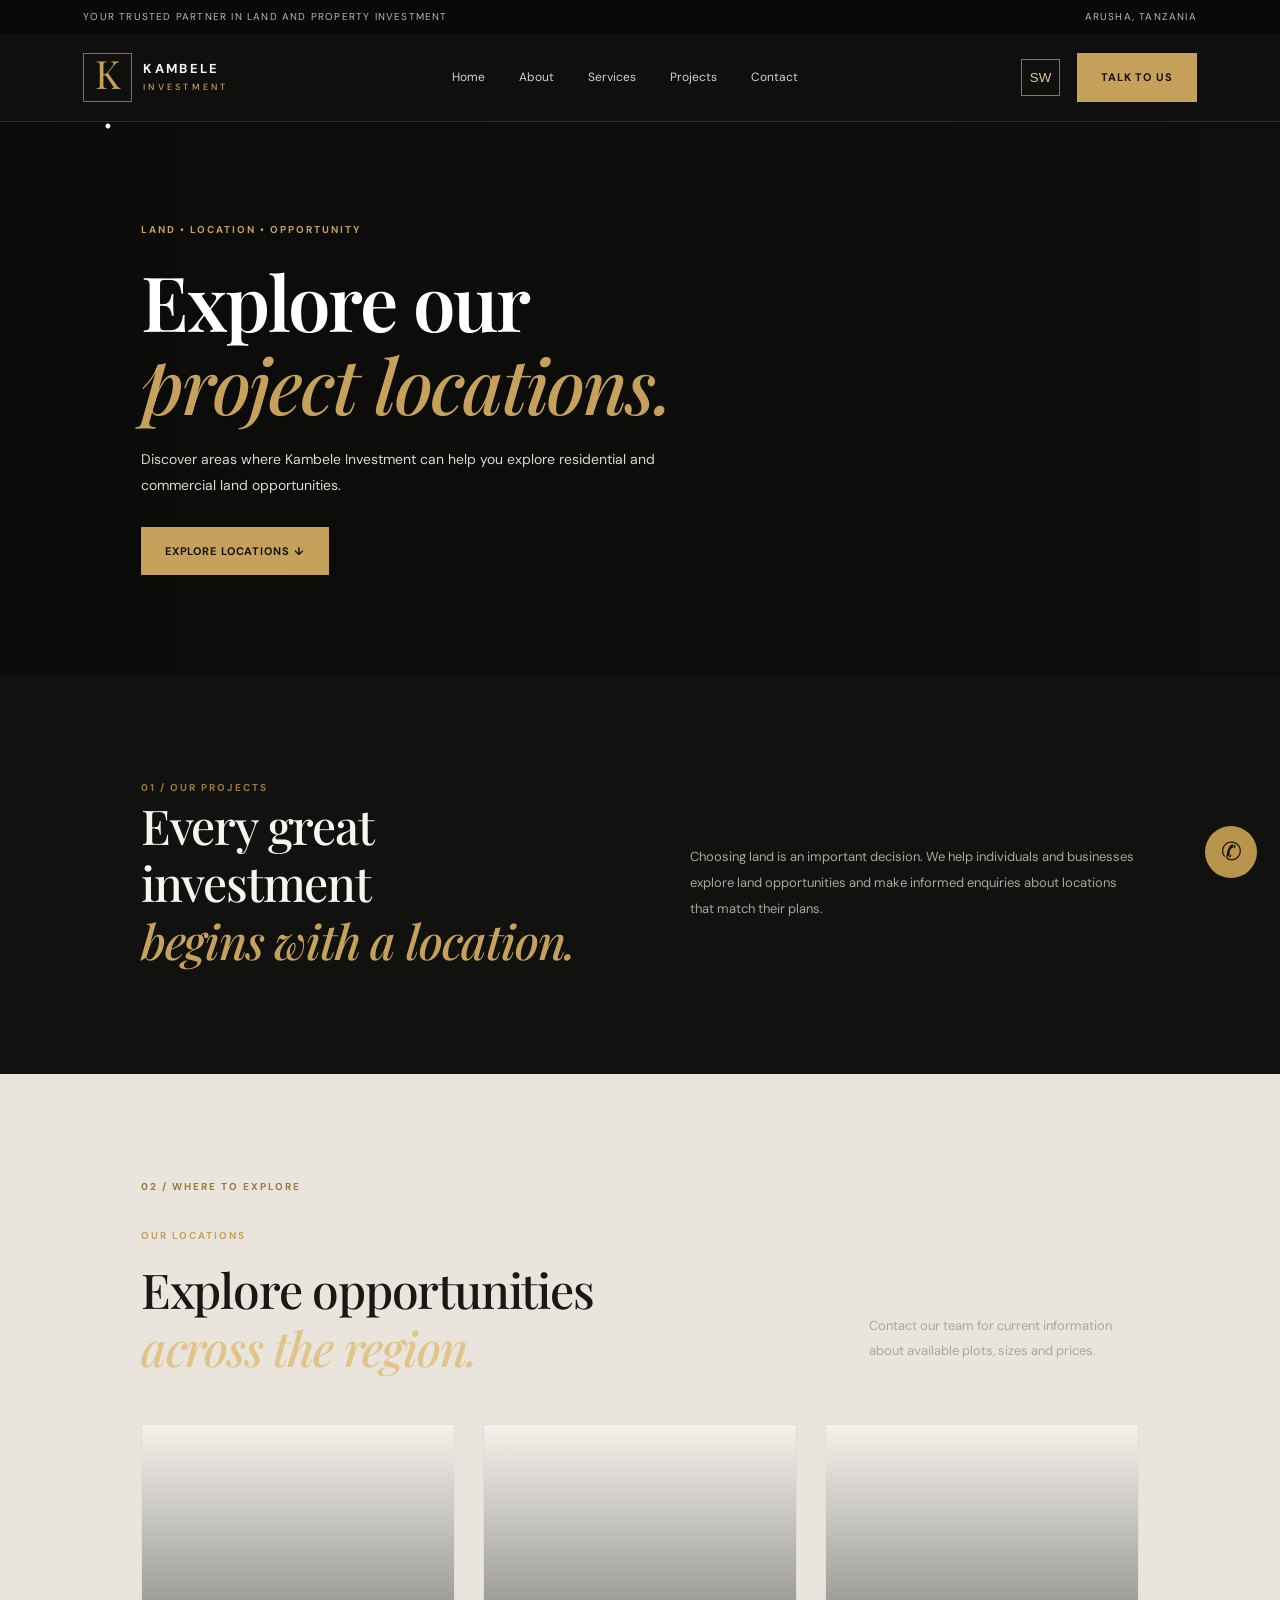
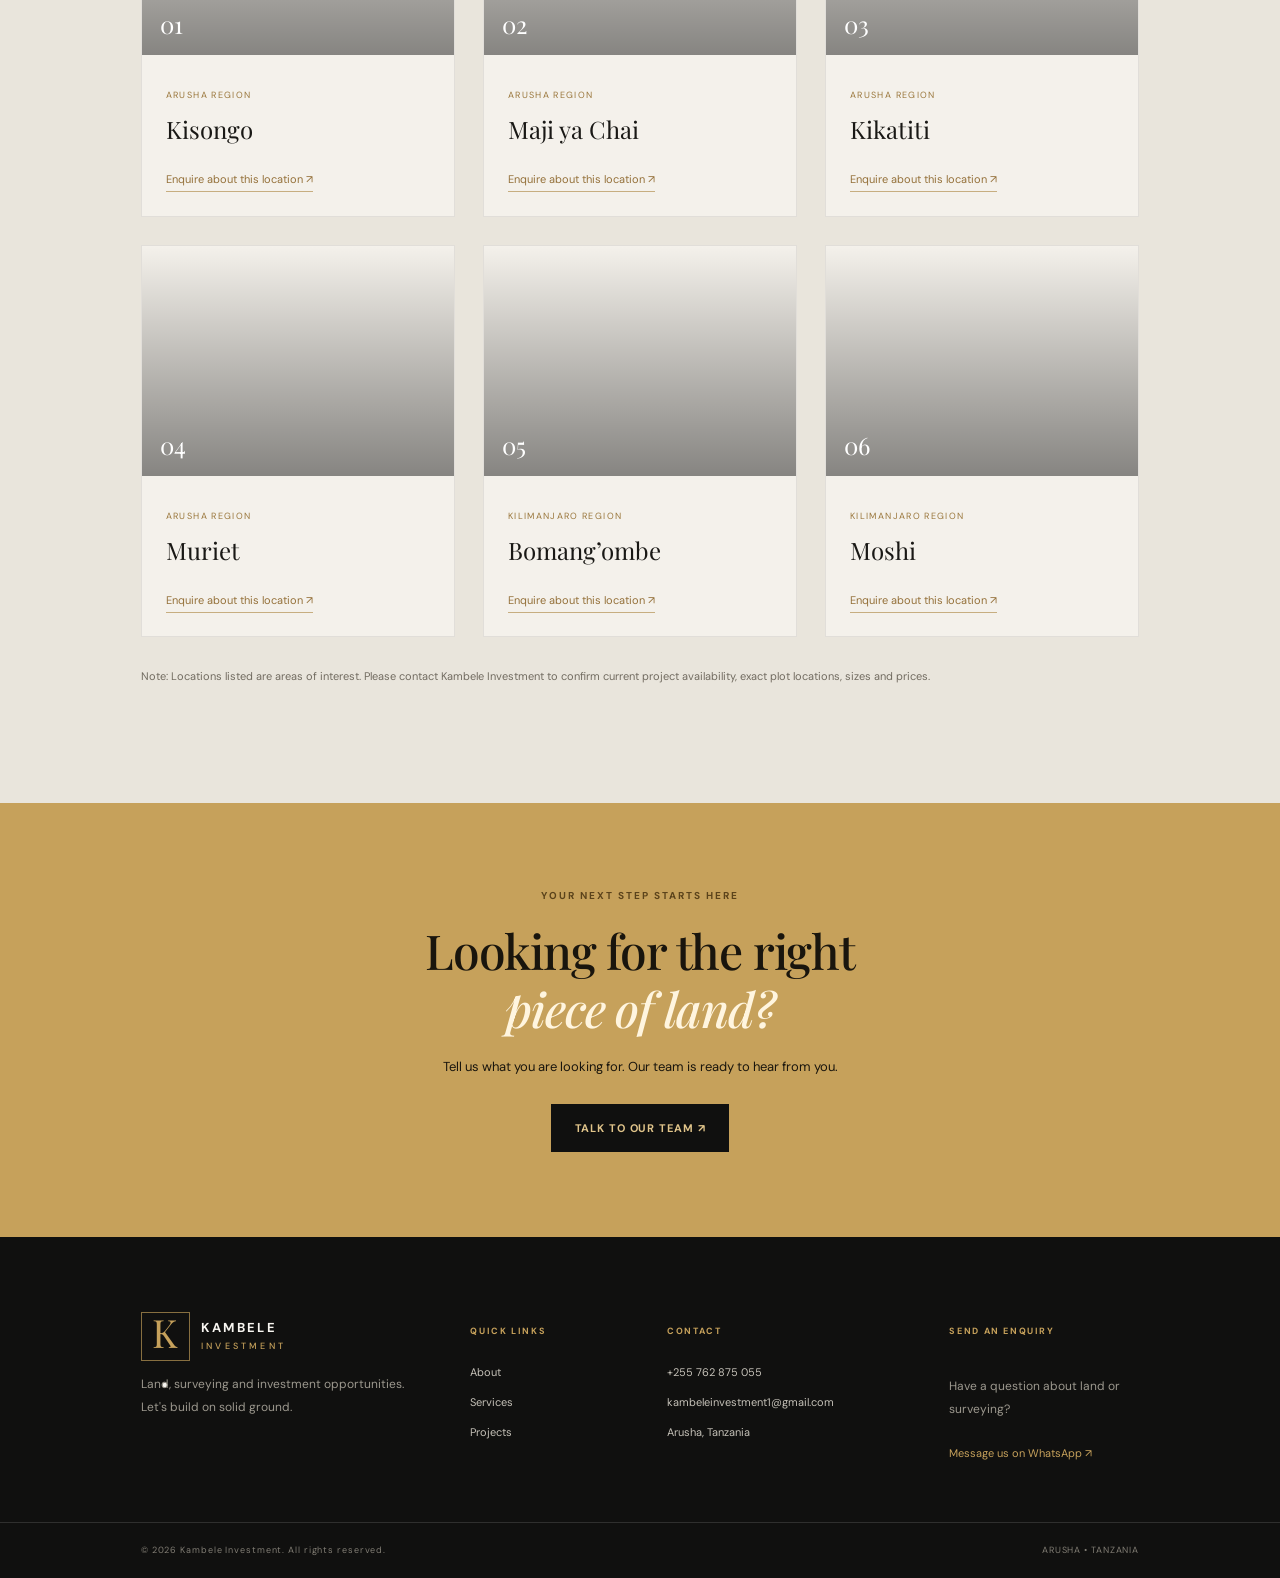
<file: projects.html>
<!DOCTYPE html>
<html lang="en">

<head>
  <meta charset="UTF-8">
  <meta name="viewport" content="width=device-width, initial-scale=1.0">

  <meta name="description" content="Explore land investment locations and property opportunities with Kambele Investment in Tanzania.">

  <title>Our Projects | Kambele Investment</title>

  <link rel="preconnect" href="https://fonts.googleapis.com">
  <link rel="preconnect" href="https://fonts.gstatic.com" crossorigin>

  <link href="https://fonts.googleapis.com/css2?family=DM+Sans:wght@400;500;600;700&family=Playfair+Display:wght@500;600;700&display=swap" rel="stylesheet">

  <link rel="stylesheet" href="style.css">
</head>

<body>

<!-- ANNOUNCEMENT -->
<div class="announcement">
  <span data-i18n="announcement">Your trusted partner in land and property investment</span>
  <span>Arusha, Tanzania</span>
</div>


<!-- HEADER -->
<header class="site-header">

  <a class="brand" href="index.html">
    <span class="brand-mark">K<span>.</span></span>
    <span class="brand-name">KAMBELE<small>INVESTMENT</small></span>
  </a>

  <button class="menu-toggle" aria-label="Open navigation" aria-expanded="false">☰</button>

  <nav class="nav">
    <a href="index.html" data-i18n="navHome">Home</a>
    <a href="index.html#about" data-i18n="navAbout">About</a>
    <a href="services.html" data-i18n="navServices">Services</a>
    <a href="projects.html" class="active" data-i18n="navProjects">Projects</a>
    <a href="contact.html" data-i18n="navContact">Contact</a>
  </nav>

  <div class="header-actions">
    <button class="lang-switch" id="languageToggle">SW</button>

    <a class="button button-gold header-cta"
       href="https://wa.me/255762875055"
       target="_blank"
       rel="noopener"
       data-i18n="headerCta">
       Talk to us
    </a>
  </div>

</header>


<main>

  <!-- PROJECT HERO -->
  <section class="projects-hero">

    <div class="projects-hero-overlay"></div>

    <div class="projects-hero-content">

      <p class="gold-label" data-i18n="projectHeroLabel">
        LAND • LOCATION • OPPORTUNITY
      </p>

      <h1 data-i18n="projectHeroTitle">
        Explore our<br><em>project locations.</em>
      </h1>

      <p data-i18n="projectHeroText">
        Discover areas where Kambele Investment can help you explore residential and commercial land opportunities.
      </p>

      <a href="#locations"
         class="button button-gold"
         data-i18n="projectHeroButton">
         Explore locations ↓
      </a>

    </div>

  </section>


  <!-- INTRODUCTION -->
  <section class="projects-intro section-pad">

    <div class="section-kicker" data-i18n="projectIntroKicker">
      01 / OUR PROJECTS
    </div>

    <div class="projects-intro-grid">

      <h2 data-i18n="projectIntroTitle">
        Every great investment<br><em>begins with a location.</em>
      </h2>

      <p data-i18n="projectIntroText">
        Choosing land is an important decision. We help individuals and businesses explore land opportunities and make informed enquiries about locations that match their plans.
      </p>

    </div>

  </section>


  <!-- LOCATIONS -->
  <section class="locations-section section-pad" id="locations">

    <div class="section-heading">

      <div>

        <div class="section-kicker" data-i18n="projectLocationsKicker">
          02 / WHERE TO EXPLORE
        </div>

        <p class="gold-label" data-i18n="projectLocationsLabel">
          OUR LOCATIONS
        </p>

        <h2 data-i18n="projectLocationsTitle">
          Explore opportunities<br><em>across the region.</em>
        </h2>

      </div>

      <p class="heading-aside" data-i18n="projectLocationsAside">
        Contact our team for current information about available plots, sizes and prices.
      </p>

    </div>


    <div class="location-grid">

      <!-- KISONGO -->
      <article class="location-card">

        <div class="location-photo location-kisongo">
          <span>01</span>
        </div>

        <div class="location-info">

          <p data-i18n="arushaRegion">ARUSHA REGION</p>

          <h3>Kisongo</h3>

          <a href="https://wa.me/255762875055?text=Hello%20Kambele%20Investment%2C%20I%20would%20like%20to%20enquire%20about%20Kisongo."
             target="_blank"
             rel="noopener"
             data-i18n="locationEnquire">
             Enquire about this location ↗
          </a>

        </div>

      </article>


      <!-- MAJI YA CHAI -->
      <article class="location-card">

        <div class="location-photo location-majiyachai">
          <span>02</span>
        </div>

        <div class="location-info">

          <p data-i18n="arushaRegion">ARUSHA REGION</p>

          <h3>Maji ya Chai</h3>

          <a href="https://wa.me/255762875055?text=Hello%20Kambele%20Investment%2C%20I%20would%20like%20to%20enquire%20about%20Maji%20ya%20Chai."
             target="_blank"
             rel="noopener"
             data-i18n="locationEnquire">
             Enquire about this location ↗
          </a>

        </div>

      </article>


      <!-- KIKATITI -->
      <article class="location-card">

        <div class="location-photo location-kikatiti">
          <span>03</span>
        </div>

        <div class="location-info">

          <p data-i18n="arushaRegion">ARUSHA REGION</p>

          <h3>Kikatiti</h3>

          <a href="https://wa.me/255762875055?text=Hello%20Kambele%20Investment%2C%20I%20would%20like%20to%20enquire%20about%20Kikatiti."
             target="_blank"
             rel="noopener"
             data-i18n="locationEnquire">
             Enquire about this location ↗
          </a>

        </div>

      </article>


      <!-- MURIET -->
      <article class="location-card">

        <div class="location-photo location-muriet">
          <span>04</span>
        </div>

        <div class="location-info">

          <p data-i18n="arushaRegion">ARUSHA REGION</p>

          <h3>Muriet</h3>

          <a href="https://wa.me/255762875055?text=Hello%20Kambele%20Investment%2C%20I%20would%20like%20to%20enquire%20about%20Muriet."
             target="_blank"
             rel="noopener"
             data-i18n="locationEnquire">
             Enquire about this location ↗
          </a>

        </div>

      </article>


      <!-- BOMANG'OMBE -->
      <article class="location-card">

        <div class="location-photo location-bomangombe">
          <span>05</span>
        </div>

        <div class="location-info">

          <p data-i18n="kilimanjaroRegion">KILIMANJARO REGION</p>

          <h3>Bomang’ombe</h3>

          <a href="https://wa.me/255762875055?text=Hello%20Kambele%20Investment%2C%20I%20would%20like%20to%20enquire%20about%20Bomangombe."
             target="_blank"
             rel="noopener"
             data-i18n="locationEnquire">
             Enquire about this location ↗
          </a>

        </div>

      </article>


      <!-- MOSHI -->
      <article class="location-card">

        <div class="location-photo location-moshi">
          <span>06</span>
        </div>

        <div class="location-info">

          <p data-i18n="kilimanjaroRegion">KILIMANJARO REGION</p>

          <h3>Moshi</h3>

          <a href="https://wa.me/255762875055?text=Hello%20Kambele%20Investment%2C%20I%20would%20like%20to%20enquire%20about%20Moshi."
             target="_blank"
             rel="noopener"
             data-i18n="locationEnquire">
             Enquire about this location ↗
          </a>

        </div>

      </article>

    </div>


    <p class="availability-note" data-i18n="projectAvailabilityNote">
      Note: Locations listed are areas of interest. Please contact Kambele Investment to confirm current project availability, exact plot locations, sizes and prices.
    </p>

  </section>


  <!-- CALL TO ACTION -->
  <section class="projects-cta">

    <p class="gold-label" data-i18n="projectCtaLabel">
      YOUR NEXT STEP STARTS HERE
    </p>

    <h2 data-i18n="projectCtaTitle">
      Looking for the right<br><em>piece of land?</em>
    </h2>

    <p data-i18n="projectCtaText">
      Tell us what you are looking for. Our team is ready to hear from you.
    </p>

    <a class="button button-dark"
       href="https://wa.me/255762875055"
       target="_blank"
       rel="noopener"
       data-i18n="projectCtaButton">
       Talk to our team ↗
    </a>

  </section>

</main>


<!-- FOOTER -->
<footer id="contact">

  <div class="footer-main">

    <div class="footer-brand">

      <a class="brand brand-light" href="index.html">
        <span class="brand-mark">K<span>.</span></span>
        <span class="brand-name">KAMBELE<small>INVESTMENT</small></span>
      </a>

      <p data-i18n="footerDescription">
        Land, surveying and investment opportunities. Let's build on solid ground.
      </p>

    </div>


    <div class="footer-col">

      <h4 data-i18n="quickLinks">QUICK LINKS</h4>

      <a href="index.html#about" data-i18n="navAbout">About</a>

      <a href="index.html#services" data-i18n="navServices">Services</a>

      <a href="projects.html" data-i18n="navProjects">Projects</a>

    </div>


    <div class="footer-col">

      <h4 data-i18n="contactHeading">CONTACT</h4>

      <a href="https://wa.me/255762875055">+255 762 875 055</a>

      <a href="mailto:kambeleinvestment1@gmail.com">
        kambeleinvestment1@gmail.com
      </a>

      <span>Arusha, Tanzania</span>

    </div>


    <div class="footer-col">

      <h4 data-i18n="enquiryHeading">SEND AN ENQUIRY</h4>

      <p data-i18n="enquiryCopy">
        Have a question about land or surveying?
      </p>

      <a class="footer-whatsapp"
         href="https://wa.me/255762875055"
         target="_blank"
         rel="noopener"
         data-i18n="footerWhatsApp">
         Message us on WhatsApp ↗
      </a>

    </div>

  </div>


  <div class="footer-bottom">

    <span>
      © <span id="year"></span> Kambele Investment.
      <span data-i18n="copyright">All rights reserved.</span>
    </span>

    <span>ARUSHA • TANZANIA</span>

  </div>

</footer>


<!-- FLOATING WHATSAPP -->
<a class="floating-whatsapp"
   href="https://wa.me/255762875055"
   target="_blank"
   rel="noopener"
   aria-label="WhatsApp">
   ✆
</a>


<!-- JAVASCRIPT -->
<script src="script.js"></script>

</body>
</html>
</file>
<file: style.css>
:root {
  --black: #10100f;
  --black2: #171715;
  --gold: #c6a15b;
  --gold-light: #e0c48a;
  --white: #f7f5f0;
  --muted: #a7a49d;
  --line: rgba(255,255,255,.13);
  --serif: "Playfair Display", Georgia, serif;
  --sans: "DM Sans", Arial, sans-serif;
}

* {
  box-sizing: border-box;
}

html {
  scroll-behavior: smooth;
}

body {
  margin: 0;
  background: var(--black);
  color: var(--white);
  font-family: var(--sans);
  line-height: 1.65;
}

a {
  color: inherit;
  text-decoration: none;
}

.announcement {
  height: 34px;
  background: #090909;
  color: #bdb8ad;
  display: flex;
  justify-content: space-between;
  align-items: center;
  padding: 0 6.5%;
  font-size: 10px;
  letter-spacing: .12em;
  text-transform: uppercase;
}

.site-header {
  height: 88px;
  padding: 0 6.5%;
  display: flex;
  align-items: center;
  justify-content: space-between;
  background: rgba(16,16,15,.96);
  position: sticky;
  top: 0;
  z-index: 20;
  border-bottom: 1px solid var(--line);
  backdrop-filter: blur(12px);
}

.brand {
  display: flex;
  align-items: center;
  gap: 11px;
}

.brand-mark {
  font-family: var(--serif);
  font-size: 39px;
  line-height: 1;
  color: var(--gold);
  border: 1px solid rgba(198,161,91,.65);
  width: 49px;
  height: 49px;
  display: grid;
  place-items: center;
}

.brand-mark span {
  color: var(--white);
}

.brand-name {
  font-size: 13px;
  font-weight: 700;
  letter-spacing: .18em;
  line-height: 1.3;
}

.brand-name small {
  display: block;
  font-size: 9px;
  font-weight: 500;
  letter-spacing: .36em;
  color: var(--gold);
  margin-top: 4px;
}

.nav {
  display: flex;
  gap: 34px;
}

.nav a {
  font-size: 12px;
  color: #d5d1c8;
  transition: .25s;
}

.nav a:hover {
  color: var(--gold);
}

.header-actions {
  display: flex;
  align-items: center;
  gap: 17px;
}

.lang-switch {
  background: transparent;
  border: 1px solid rgba(198,161,91,.7);
  color: var(--gold-light);
  width: 39px;
  height: 37px;
  cursor: pointer;
}

.button {
  display: inline-flex;
  align-items: center;
  justify-content: center;
  padding: 14px 23px;
  font-size: 11px;
  letter-spacing: .08em;
  text-transform: uppercase;
  font-weight: 700;
  transition: .25s;
  border: 1px solid transparent;
}

.button-gold {
  background: var(--gold);
  color: #17130b;
}

.button-gold:hover {
  background: var(--gold-light);
  transform: translateY(-2px);
}

.button-outline {
  border-color: rgba(255,255,255,.55);
  color: white;
}

.button-outline:hover {
  border-color: var(--gold);
  color: var(--gold);
}

.button-dark {
  background: var(--black);
  color: var(--gold-light);
}

.menu-toggle {
  display: none;
  background: none;
  border: 0;
  color: white;
  font-size: 25px;
}

/* HERO */

.hero {
  min-height: 690px;
  height: calc(100vh - 122px);
  max-height: 850px;
  position: relative;
  display: flex;
  align-items: center;
  padding: 0 11%;
  background:
    #26251f
    url("https://images.unsplash.com/photo-1500382017468-9049fed747ef?auto=format&fit=crop&w=2200&q=85")
    center 54%/cover no-repeat;
}

.hero-overlay {
  position: absolute;
  inset: 0;
  background:
    linear-gradient(90deg,rgba(9,10,8,.91),rgba(9,10,8,.12)),
    linear-gradient(0deg,rgba(9,10,8,.4),transparent);
}

.hero-content {
  position: relative;
  z-index: 1;
  max-width: 690px;
}

.eyebrow,
.gold-label,
.section-kicker {
  font-size: 10px;
  letter-spacing: .2em;
  color: var(--gold);
  font-weight: 700;
}

.eyebrow {
  display: flex;
  align-items: center;
  gap: 12px;
}

.eyebrow span {
  height: 1px;
  width: 32px;
  background: var(--gold);
}

h1, h2 {
  font-family: var(--serif);
  font-weight: 500;
  line-height: 1.12;
  letter-spacing: -.025em;
}

h1 {
  font-size: clamp(48px,6.1vw,82px);
  margin: 25px 0 20px;
}

h1 em, h2 em {
  font-weight: 500;
  color: var(--gold-light);
}

.hero-copy {
  max-width: 470px;
  color: #d0cec8;
  font-size: 15px;
  line-height: 1.9;
}

.hero-buttons {
  display: flex;
  gap: 13px;
  margin-top: 33px;
}

.hero-note {
  display: flex;
  align-items: center;
  gap: 12px;
  margin-top: 70px;
  color: #c4c0b7;
  font-size: 10px;
  letter-spacing: .1em;
  text-transform: uppercase;
}

.note-line {
  width: 42px;
  height: 1px;
  background: var(--gold);
}

.hero-side-label {
  position: absolute;
  right: 4%;
  top: 50%;
  writing-mode: vertical-rl;
  transform: translateY(-50%);
  font-size: 9px;
  letter-spacing: .2em;
  color: rgba(255,255,255,.7);
}

/* GENERAL SECTIONS */

.section-pad {
  padding: 105px 11%;
}

.intro {
  background: #f1eee7;
  color: #191916;
}

.section-kicker {
  color: #9c783a;
}

.intro-grid {
  display: grid;
  grid-template-columns: 1.15fr .85fr;
  gap: 8%;
  margin-top: 33px;
}

.gold-label {
  margin: 0 0 17px;
}

h2 {
  font-size: clamp(36px,4vw,55px);
  margin: 0;
}

.intro h2 em {
  color: #a9823f;
}

.intro-text {
  padding-top: 26px;
  color: #5e5b54;
  font-size: 14px;
  line-height: 2;
}

.text-link {
  display: inline-flex;
  gap: 20px;
  align-items: center;
  margin-top: 15px;
  color: #8e6a2e;
  font-size: 11px;
  text-transform: uppercase;
  letter-spacing: .12em;
  font-weight: 700;
}

.values-strip {
  display: grid;
  grid-template-columns: repeat(3,1fr);
  border-top: 1px solid #d3cec2;
  margin-top: 74px;
  padding-top: 24px;
}

.values-strip div {
  display: flex;
  gap: 17px;
  align-items: center;
}

.values-strip strong {
  font: 24px var(--serif);
  color: #a9823f;
}

.values-strip span {
  font-size: 11px;
  color: #555249;
}

/* SERVICES */

.services {
  background: #151513;
}

.section-heading {
  display: flex;
  justify-content: space-between;
  align-items: end;
  gap: 30px;
  margin-bottom: 48px;
}

.section-heading .section-kicker {
  margin-bottom: 32px;
}

.heading-aside {
  max-width: 270px;
  color: #aaa69d;
  font-size: 13px;
  line-height: 1.9;
}

.service-grid {
  display: grid;
  grid-template-columns: repeat(4,1fr);
  border-top: 1px solid var(--line);
  border-bottom: 1px solid var(--line);
}

.service-card {
  position: relative;
  padding: 32px 25px 28px 0;
  min-height: 285px;
  border-right: 1px solid var(--line);
  transition: .3s;
}

.service-card:not(:first-child) {
  padding-left: 25px;
}

.service-card:last-child {
  border-right: 0;
}

.service-card:hover {
  background: rgba(198,161,91,.055);
  transform: translateY(-5px);
}

.service-number {
  font-size: 10px;
  color: var(--gold);
}

.service-icon {
  font-size: 31px;
  color: var(--gold);
  margin: 25px 0 18px;
}

.service-card h3 {
  font: 21px var(--serif);
  font-weight: 500;
  margin: 0 0 12px;
}

.service-card p {
  font-size: 12px;
  color: #aaa69d;
  line-height: 1.8;
}

.service-card>a {
  position: absolute;
  bottom: 25px;
  right: 23px;
  color: var(--gold);
  font-size: 22px;
}

/* PROJECTS */

.feature {
  display: grid;
  grid-template-columns: 1fr 1fr;
  gap: 9%;
  align-items: center;
  background: #e9e5dc;
  color: #1a1915;
}

.feature-image {
  height: 510px;
  position: relative;
  background:
    url("https://images.unsplash.com/photo-1500382017468-9049fed747ef?auto=format&fit=crop&w=1200&q=85")
    center/cover no-repeat;
}

.image-caption {
  position: absolute;
  bottom: 0;
  left: 0;
  right: 0;
  background: rgba(15,15,13,.88);
  padding: 17px 20px;
  display: flex;
  justify-content: space-between;
  font-size: 9px;
  color: #eee;
}

.image-caption b {
  color: var(--gold);
}

.feature h2 em {
  color: #a9823f;
}

.feature-content>p:not(.gold-label):not(.small-note) {
  font-size: 13px;
  color: #656158;
  line-height: 2;
  margin: 22px 0;
}

.small-note {
  font-size: 10px;
  color: #777166;
}

/* WHY US */

.why {
  background: #11110f;
}

.why-grid {
  display: grid;
  grid-template-columns: 1fr 1fr;
  gap: 10%;
  margin-top: 25px;
}

.why-list>div {
  display: flex;
  gap: 24px;
  border-bottom: 1px solid var(--line);
  padding: 22px 0;
}

.why-list>div>span {
  font: 20px var(--serif);
  color: var(--gold);
}

.why-list h3 {
  font: 19px var(--serif);
  font-weight: 500;
  margin: 0 0 7px;
}

.why-list p {
  font-size: 12px;
  color: #aaa69d;
  margin: 0;
  line-height: 1.8;
}

/* CTA */

.cta-band {
  padding: 65px 11%;
  background: var(--gold);
  color: #19150d;
  display: flex;
  align-items: center;
  justify-content: space-between;
  gap: 30px;
}

.cta-band .gold-label {
  color: #5b431b;
}

.cta-band h2 {
  font-size: clamp(30px,3.6vw,46px);
}

footer {
  background: var(--black);
}

.footer-main {
  padding: 75px 11% 60px;
  display: grid;
  grid-template-columns: 1.5fr .8fr 1.25fr 1fr;
  gap: 45px;
}

.footer-brand p,
.footer-col p {
  font-size: 12px;
  color: #9c988e;
  line-height: 1.9;
}

.footer-col {
  display: flex;
  flex-direction: column;
  align-items: flex-start;
  gap: 12px;
}

.footer-col h4 {
  font-size: 9px;
  letter-spacing: .18em;
  color: var(--gold);
}

.footer-col a,
.footer-col span {
  font-size: 11px;
  color: #c5c1b8;
}

.footer-whatsapp {
  color: var(--gold) !important;
}

.footer-bottom {
  border-top: 1px solid var(--line);
  padding: 20px 11%;
  display: flex;
  justify-content: space-between;
  color: #817d74;
  font-size: 9px;
  letter-spacing: .1em;
}

.floating-whatsapp {
  position: fixed;
  right: 23px;
  bottom: 22px;
  z-index: 30;
  width: 52px;
  height: 52px;
  border-radius: 50%;
  background: #b9944d;
  color: #15120c;
  display: grid;
  place-items: center;
  font-size: 25px;
}

/* MOBILE */

@media(max-width:1000px) {
  .nav { gap: 18px; }
  .section-pad { padding-left: 7%; padding-right: 7%; }
  .service-grid { grid-template-columns: repeat(2,1fr); }
  .footer-main { grid-template-columns: 1fr 1fr 1fr; }
}

@media(max-width:720px) {
  .site-header { height: 73px; padding: 0 5%; }

  .menu-toggle {
    display: block;
    margin-left: auto;
    margin-right: 15px;
  }

  .nav {
    display: none;
    position: absolute;
    top: 73px;
    left: 0;
    right: 0;
    background: #151513;
    padding: 20px 6%;
    flex-direction: column;
  }

  .nav.open { display: flex; }

  .header-cta { display: none; }

  .hero {
    height: 690px;
    min-height: 600px;
    padding: 0 7%;
    background-position: 58% center;
  }

  .hero-side-label { display: none; }

  .section-pad { padding: 75px 7%; }

  .intro-grid,
  .why-grid,
  .feature {
    grid-template-columns: 1fr;
    gap: 28px;
  }

  .values-strip {
    margin-top: 45px;
    gap: 18px;
  }

  .values-strip div {
    flex-direction: column;
    align-items: flex-start;
  }

  .section-heading { display: block; }

  .service-card {
    padding: 24px 13px 45px 0;
    min-height: 270px;
  }

  .service-card:not(:first-child) { padding-left: 13px; }

  .feature-image {
    height: 330px;
    order: 2;
  }

  .feature-content { order: 1; }

  .cta-band {
    padding: 48px 7%;
    display: block;
  }

  .cta-band .button { margin-top: 25px; }

  .footer-main {
    padding: 55px 7%;
    grid-template-columns: 1fr 1fr;
    gap: 35px 20px;
  }

  .footer-brand { grid-column: 1/-1; }

  .footer-bottom {
    padding: 18px 7%;
    gap: 15px;
    flex-wrap: wrap;
  }
}

@media(max-width:390px) {
  .service-grid { grid-template-columns: 1fr; }
  .service-card {
    padding: 24px 0 48px;
    border-right: 0;
  }
  .hero-buttons {
    flex-direction: column;
    align-items: flex-start;
  }
}

.projects-hero {
  min-height: 520px;
  padding: 100px 11%;
  position: relative;
  display: flex;
  align-items: center;
  color: white;
  background:
    url("https://images.unsplash.com/photo-1500382017468-9049fed747ef?auto=format&fit=crop&w=1800&q=85")
    center/cover no-repeat;
}

.projects-hero-overlay {
  position: absolute;
  inset: 0;
  background: linear-gradient(90deg, rgba(10,10,9,.88), rgba(10,10,9,.25));
}

.projects-hero-content {
  position: relative;
  max-width: 650px;
}

.projects-hero h1 {
  font: 600 clamp(45px, 6vw, 76px)/1.1 var(--serif);
  margin: 20px 0;
}

.projects-hero h1 em,
.projects-intro h2 em,
.location-info h3 em,
.projects-cta h2 em {
  color: var(--gold);
}

.projects-hero-content>p:not(.gold-label) {
  max-width: 520px;
  color: #ddd8ce;
  font-size: 14px;
  line-height: 1.9;
  margin-bottom: 28px;
}

.projects-intro {
  background: #11110f;
}

.projects-intro-grid {
  display: grid;
  grid-template-columns: 1fr 1fr;
  gap: 10%;
  align-items: center;
}

.projects-intro h2,
.locations-section h2,
.projects-cta h2 {
  font: 500 clamp(32px, 4vw, 48px)/1.2 var(--serif);
}

.projects-intro-grid>p {
  color: #aaa69d;
  font-size: 13px;
  line-height: 2;
}

.locations-section {
  background: #e9e5dc;
  color: #191815;
}

.location-grid {
  display: grid;
  grid-template-columns: repeat(3, 1fr);
  gap: 28px;
  margin-top: 45px;
}

.location-card {
  background: #f4f1eb;
  border: 1px solid rgba(0,0,0,.08);
  transition: .3s;
}

.location-card:hover {
  transform: translateY(-7px);
  box-shadow: 0 15px 35px rgba(0,0,0,.1);
}

.location-photo {
  height: 230px;
  position: relative;
  background-position: center;
  background-size: cover;
}

.location-photo:after {
  content: "";
  position: absolute;
  inset: 0;
  background: linear-gradient(0deg, rgba(0,0,0,.45), transparent);
}

.location-photo span {
  position: absolute;
  z-index: 1;
  bottom: 15px;
  left: 18px;
  color: white;
  font: 24px var(--serif);
}

.location-kisongo {
  background-image: url("https://images.unsplash.com/photo-1500382017468-9049fed747ef?auto=format&fit=crop&w=800&q=80");
}

.location-majiyachai {
  background-image: url("https://images.unsplash.com/photo-1472396961693-142e6e269027?auto=format&fit=crop&w=800&q=80");
}

.location-kikatiti {
  background-image: url("https://images.unsplash.com/photo-1441974231531-c6227db76b6e?auto=format&fit=crop&w=800&q=80");
}

.location-muriet {
  background-image: url("https://images.unsplash.com/photo-1500530855697-b586d89ba3ee?auto=format&fit=crop&w=800&q=80");
}

.location-bomangombe {
  background-image: url("https://images.unsplash.com/photo-1464822759023-fed622ff2c3b?auto=format&fit=crop&w=800&q=80");
}

.location-moshi {
  background-image: url("https://images.unsplash.com/photo-1464278533981-50106e6176b1?auto=format&fit=crop&w=800&q=80");
}

.location-info {
  padding: 24px;
}

.location-info>p {
  color: #9a773c;
  font-size: 9px;
  letter-spacing: .15em;
}

.location-info h3 {
  font: 24px var(--serif);
  margin: 10px 0 20px;
}

.location-info a {
  font-size: 11px;
  color: #947039;
  border-bottom: 1px solid #c7ae80;
  padding-bottom: 5px;
}

.availability-note {
  font-size: 11px;
  line-height: 1.8;
  color: #716b60;
  margin-top: 30px;
}

.projects-cta {
  padding: 85px 7%;
  text-align: center;
  background: var(--gold);
  color: #19150d;
}

.projects-cta h2 {
  margin: 18px 0;
}

.projects-cta h2 em {
  color: #fff5df;
}

.projects-cta>p:not(.gold-label) {
  font-size: 13px;
  margin: 0 auto 25px;
  max-width: 500px;
  line-height: 1.8;
}

.projects-cta .gold-label {
  color: #5b431b;
}

@media(max-width: 900px) {
  .location-grid {
    grid-template-columns: repeat(2, 1fr);
  }
}

@media(max-width: 720px) {
  .projects-hero {
    min-height: 480px;
    padding: 80px 7%;
  }

  .projects-intro-grid {
    grid-template-columns: 1fr;
    gap: 20px;
  }

  .location-grid {
    grid-template-columns: 1fr;
  }

  .location-photo {
    height: 250px;
  }
}

/* =========================================
   ABOUT US PAGE - KAMBELE INVESTMENT
========================================= */

/* ABOUT HERO */

.about-hero {
  min-height: 570px;
  display: flex;
  align-items: center;
  position: relative;
  background:
    linear-gradient(90deg, rgba(8, 8, 8, 0.94), rgba(8, 8, 8, 0.48)),
    url("images/about-hero.jpg") center/cover no-repeat;
}

.about-hero .projects-hero-content {
  max-width: 850px;
  padding-top: 70px;
  padding-bottom: 70px;
}

.about-hero h1 {
  max-width: 780px;
}

.about-hero .projects-hero-content > p:not(.gold-label) {
  max-width: 620px;
  line-height: 1.8;
  margin-bottom: 30px;
}


/* ABOUT INTRODUCTION */

.about-intro {
  padding-top: 110px;
  padding-bottom: 110px;
}

.about-intro-grid {
  display: grid;
  grid-template-columns: 1.1fr 0.9fr;
  gap: 90px;
  align-items: center;
  margin-top: 55px;
}

.about-intro-heading h2 {
  max-width: 650px;
}

.about-intro-copy p {
  font-size: 16px;
  line-height: 1.9;
  color: #777;
  margin-bottom: 28px;
}

.about-intro-copy .text-link {
  display: inline-flex;
  align-items: center;
  gap: 10px;
  color: #b89550;
  text-decoration: none;
  font-weight: 600;
  border-bottom: 1px solid #b89550;
  padding-bottom: 8px;
  transition: 0.3s ease;
}

.about-intro-copy .text-link:hover {
  gap: 16px;
  color: #d6b66d;
}


/* VISION AND MISSION */

.about-purpose {
  background: #0b0b0b;
  padding: 100px 0;
}

.about-purpose-grid {
  display: grid;
  grid-template-columns: repeat(2, 1fr);
  gap: 25px;
}

.about-purpose-card {
  position: relative;
  padding: 65px 55px;
  min-height: 420px;
  border: 1px solid rgba(198, 160, 83, 0.25);
  background: linear-gradient(
    145deg,
    #171717,
    #0d0d0d
  );
  transition: 0.4s ease;
}

.about-purpose-card:hover {
  transform: translateY(-8px);
  border-color: #b89550;
}

.about-number {
  position: absolute;
  top: 30px;
  right: 30px;
  color: #777;
  font-size: 12px;
  letter-spacing: 2px;
}

.about-icon {
  width: 58px;
  height: 58px;
  display: flex;
  align-items: center;
  justify-content: center;
  border: 1px solid #b89550;
  color: #c6a053;
  font-size: 30px;
  margin-bottom: 35px;
}

.about-purpose-card .gold-label {
  color: #c6a053;
  letter-spacing: 3px;
  font-size: 11px;
  margin-bottom: 18px;
}

.about-purpose-card h2 {
  color: #fff;
  font-family: "Playfair Display", serif;
  font-size: clamp(27px, 3vw, 38px);
  line-height: 1.3;
  margin-bottom: 25px;
}

.about-purpose-card h2 em {
  color: #c6a053;
  font-weight: 500;
}

.about-purpose-card > p:last-child {
  color: #aaa;
  line-height: 1.9;
  max-width: 480px;
  font-size: 15px;
}


/* CORE VALUES */

.about-values {
  padding: 110px 0;
}

.about-values-heading {
  margin: 45px 0 60px;
}

.about-values-heading h2 {
  max-width: 650px;
}

.about-values-grid {
  display: grid;
  grid-template-columns: repeat(4, 1fr);
  border-top: 1px solid #e5e0d6;
  border-bottom: 1px solid #e5e0d6;
}

.about-value-card {
  position: relative;
  padding: 45px 25px;
  min-height: 260px;
  border-right: 1px solid #e5e0d6;
  transition: 0.35s ease;
}

.about-value-card:last-child {
  border-right: none;
}

.about-value-card:hover {
  background: #f8f5ef;
}

.value-index {
  color: #b89550;
  font-size: 12px;
  letter-spacing: 2px;
}

.value-symbol {
  color: #b89550;
  font-size: 34px;
  margin: 28px 0 20px;
}

.about-value-card h3 {
  font-family: "Playfair Display", serif;
  font-size: 21px;
  color: #171717;
  margin-bottom: 14px;
}

.about-value-card p {
  color: #777;
  line-height: 1.8;
  font-size: 14px;
}


/* ABOUT CTA */

.about-cta {
  background:
    linear-gradient(rgba(8, 8, 8, 0.88), rgba(8, 8, 8, 0.88)),
    url("images/about-cta.jpg") center/cover no-repeat;
}


/* =========================================
   RESPONSIVE DESIGN
========================================= */

@media (max-width: 1000px) {

  .about-intro-grid {
    gap: 45px;
  }

  .about-purpose-card {
    padding: 55px 35px;
  }

  .about-values-grid {
    grid-template-columns: repeat(2, 1fr);
  }

  .about-value-card:nth-child(2) {
    border-right: none;
  }

  .about-value-card:nth-child(1),
  .about-value-card:nth-child(2) {
    border-bottom: 1px solid #e5e0d6;
  }

}


@media (max-width: 720px) {

  .about-hero {
    min-height: 490px;
    background-position: center;
  }

  .about-hero .projects-hero-content {
    padding: 65px 22px;
  }

  .about-intro {
    padding-top: 75px;
    padding-bottom: 75px;
  }

  .about-intro-grid {
    grid-template-columns: 1fr;
    gap: 25px;
    margin-top: 35px;
  }

  .about-purpose {
    padding: 70px 0;
  }

  .about-purpose-grid {
    grid-template-columns: 1fr;
    gap: 18px;
  }

  .about-purpose-card {
    min-height: auto;
    padding: 55px 30px;
  }

  .about-values {
    padding: 75px 0;
  }

  .about-values-heading {
    margin: 35px 0 40px;
  }

  .about-values-grid {
    grid-template-columns: 1fr 1fr;
  }

  .about-value-card {
    padding: 30px 18px;
    min-height: 240px;
  }

  .about-value-card h3 {
    font-size: 18px;
  }

}


@media (max-width: 390px) {

  .about-hero {
    min-height: 450px;
  }

  .about-purpose-card {
    padding: 50px 23px;
  }

  .about-values-grid {
    grid-template-columns: 1fr;
  }

  .about-value-card {
    border-right: none;
    border-bottom: 1px solid #e5e0d6;
    min-height: auto;
  }

  .about-value-card:last-child {
    border-bottom: none;
  }

}
/* ABOUT CTA - WHITE TEXT */
.about-cta,
.about-cta h2,
.about-cta h3,
.about-cta p,
.about-cta .gold-label {
    color: #ffffff !important;
}

/* =================================
   KAMBELE SERVICES PAGE
================================= */

.services-hero {
  background-image: url("images/services-hero.jpg");
  background-position: center;
  background-size: cover;
}

.services-intro {
  padding: 90px 20px 55px;
  text-align: center;
}

.services-intro .container {
  max-width: 850px;
  margin: auto;
}

.services-intro h2 {
  font-size: clamp(30px, 4vw, 46px);
  margin: 15px 0;
}

.services-intro p:not(.gold-label) {
  line-height: 1.8;
  color: #aaa;
}

/* SERVICES GRID */

.services-list {
  padding: 40px 20px 100px;
}

.services-grid {
  display: grid;
  grid-template-columns: repeat(3, 1fr);
  gap: 28px;
  max-width: 1200px;
  margin: auto;
}

.service-card {
  background: #111;
  border: 1px solid rgba(212, 175, 55, 0.2);
  overflow: hidden;
  transition: transform .4s ease, border-color .4s ease;
}

.service-card:hover {
  transform: translateY(-8px);
  border-color: #c9a64a;
}

.service-image {
  height: 230px;
  position: relative;
  background-size: cover;
  background-position: center;
}

.service-image-1 {
  background-image: url("images/residential-plots.jpg");
}

.service-image-2 {
  background-image: url("images/commercial-plots.jpg");
}

.service-image-3 {
  background-image: url("images/land-surveying.jpg");
}

.service-image-4 {
  background-image: url("images/land-investment.jpg");
}

.service-image-5 {
  background-image: url("images/other-services.jpg");
}

.service-number {
  position: absolute;
  top: 18px;
  left: 18px;
  background: #c9a64a;
  color: #111;
  font-size: 14px;
  font-weight: 700;
  padding: 9px 14px;
}

.service-content {
  padding: 28px;
}

.service-content .gold-label {
  font-size: 11px;
  letter-spacing: 2px;
}

.service-content h3 {
  color: #fff;
  font-size: 23px;
  margin: 12px 0;
}

.service-content p {
  color: #aaa;
  font-size: 14px;
  line-height: 1.8;
  min-height: 100px;
}

.service-content a {
  display: inline-block;
  margin-top: 18px;
  color: #c9a64a;
  font-size: 14px;
  font-weight: 600;
  text-decoration: none;
  transition: color .3s ease;
}

.service-content a:hover {
  color: #fff;
}

/* WHY CHOOSE US */

.services-why {
  background: #0c0c0c;
  padding: 100px 20px;
  border-top: 1px solid rgba(212, 175, 55, .15);
  border-bottom: 1px solid rgba(212, 175, 55, .15);
}

.services-why-heading {
  text-align: center;
  max-width: 750px;
  margin: 0 auto 55px;
}

.services-why-heading h2 {
  color: #fff;
  font-size: clamp(28px, 4vw, 42px);
  margin: 15px 0;
}

.services-why-heading p:not(.gold-label) {
  color: #aaa;
  line-height: 1.8;
}

.services-benefits {
  display: grid;
  grid-template-columns: repeat(3, 1fr);
  gap: 30px;
  max-width: 1100px;
  margin: auto;
}

.benefit-item {
  padding: 35px;
  border: 1px solid rgba(212, 175, 55, .2);
  background: #111;
  transition: .3s ease;
}

.benefit-item:hover {
  border-color: #c9a64a;
  transform: translateY(-5px);
}

.benefit-item span {
  color: #c9a64a;
  font-size: 30px;
  font-weight: 700;
}

.benefit-item h3 {
  color: #fff;
  margin: 20px 0 12px;
}

.benefit-item p {
  color: #aaa;
  font-size: 14px;
  line-height: 1.8;
}

/* SERVICES CTA */

.services-cta {
  background-image: url("images/services-cta.jpg");
  background-position: center;
  background-size: cover;
  text-align: center;
  position: relative;
  padding: 100px 20px;
}

.services-cta-content {
  position: relative;
  z-index: 2;
  max-width: 800px;
  margin: auto;
}

.services-cta h2,
.services-cta p {
  color: #fff;
}

.services-cta h2 {
  font-size: clamp(30px, 4vw, 46px);
  margin: 18px 0;
}

.services-cta p:not(.gold-label) {
  line-height: 1.8;
  margin-bottom: 28px;
}

/* RESPONSIVE */

@media (max-width: 1000px) {
  .services-grid {
    grid-template-columns: repeat(2, 1fr);
  }

  .services-benefits {
    grid-template-columns: repeat(2, 1fr);
  }
}

@media (max-width: 720px) {
  .services-grid,
  .services-benefits {
    grid-template-columns: 1fr;
  }

  .services-intro {
    padding: 65px 20px 35px;
  }

  .services-list {
    padding: 25px 18px 70px;
  }

  .service-image {
    height: 220px;
  }

  .service-content p {
    min-height: auto;
  }

  .services-why {
    padding: 70px 20px;
  }

  .services-cta {
    padding: 75px 20px;
  }
}

/* =========================================
   KAMBELE INVESTMENT - CONTACT PAGE
========================================= */

.contact-hero {
    min-height: 480px;
    position: relative;
    display: flex;
    align-items: center;
    background:
        linear-gradient(90deg, rgba(8, 8, 8, .88), rgba(8, 8, 8, .35)),
        url("images/contact-hero.jpg") center/cover no-repeat;
    overflow: hidden;
}

.contact-hero-overlay {
    position: absolute;
    inset: 0;
    background: linear-gradient(0deg, rgba(0,0,0,.35), transparent);
}

.contact-hero-content {
    position: relative;
    z-index: 2;
    width: min(1180px, 90%);
    margin: auto;
    padding: 100px 0;
    color: #fff;
}

.contact-hero-content .gold-label,
.contact-information .gold-label,
.form-heading .gold-label,
.contact-bottom-content .gold-label {
    display: inline-block;
    color: #c9a45c;
    font-size: 11px;
    font-weight: 700;
    letter-spacing: 3px;
    margin-bottom: 20px;
}

.contact-hero-content h1 {
    max-width: 760px;
    color: #fff;
    font-family: 'Playfair Display', serif;
    font-size: clamp(38px, 5.5vw, 68px);
    line-height: 1.15;
    margin: 0 0 22px;
}

.contact-hero-content h1 em,
.contact-information h2 em,
.contact-bottom-content h2 em {
    color: #c9a45c;
    font-style: normal;
}

.contact-hero-content p {
    max-width: 570px;
    color: rgba(255,255,255,.78);
    font-size: 16px;
    line-height: 1.8;
    margin-bottom: 30px;
}

.gold-button {
    display: inline-flex;
    align-items: center;
    justify-content: center;
    padding: 15px 27px;
    background: #c9a45c;
    color: #111 !important;
    text-decoration: none;
    font-size: 13px;
    font-weight: 700;
    letter-spacing: .5px;
    transition: .3s ease;
}

.gold-button:hover {
    background: #e1c27e;
    transform: translateY(-3px);
}


/* CONTACT MAIN SECTION */

.contact-section {
    position: relative;
    padding: 110px 0 130px;
    background: #f5f3ef;
    overflow: hidden;
}

.contact-section::before {
    content: "";
    position: absolute;
    width: 450px;
    height: 450px;
    top: -180px;
    right: -120px;
    border-radius: 50%;
    background: rgba(201,164,92,.08);
    pointer-events: none;
}

.contact-container {
    position: relative;
    z-index: 2;
    width: min(1180px, 90%);
    margin: auto;
    display: grid;
    grid-template-columns: .9fr 1.1fr;
    align-items: center;
    gap: 75px;
}


/* LEFT CONTACT INFORMATION */

.contact-information {
    padding: 20px 0;
}

.contact-information h2 {
    font-family: 'Playfair Display', serif;
    font-size: clamp(35px, 4vw, 52px);
    line-height: 1.2;
    color: #171717;
    margin: 0 0 25px;
}

.contact-information h2 em {
    color: #b18a43;
}

.contact-description {
    max-width: 440px;
    color: #686868;
    font-size: 15px;
    line-height: 1.9;
    margin-bottom: 40px;
}

.contact-info-list {
    display: flex;
    flex-direction: column;
    gap: 27px;
}

.contact-info-item {
    display: flex;
    align-items: center;
    gap: 18px;
}

.contact-icon {
    width: 50px;
    height: 50px;
    flex-shrink: 0;
    display: flex;
    align-items: center;
    justify-content: center;
    border: 1px solid rgba(177,138,67,.4);
    color: #a77e36;
    font-size: 23px;
    background: #fff;
}

.contact-info-item span {
    display: block;
    color: #a17a37;
    font-size: 10px;
    font-weight: 700;
    letter-spacing: 1.5px;
    margin-bottom: 7px;
}

.contact-info-item a,
.contact-info-item p {
    color: #222;
    text-decoration: none;
    font-size: 14px;
    margin: 0;
    line-height: 1.6;
    overflow-wrap: anywhere;
}

.contact-info-item a:hover {
    color: #b18a43;
}

.contact-social {
    margin-top: 45px;
    padding-top: 25px;
    border-top: 1px solid #ddd8ce;
}

.contact-social span {
    display: block;
    color: #777;
    font-size: 10px;
    letter-spacing: 1.5px;
    margin-bottom: 12px;
}

.contact-social a {
    color: #a17a37;
    text-decoration: none;
    font-weight: 700;
    font-size: 14px;
}


/* FLOATING FORM CARD */

.contact-form-card {
    position: relative;
    background: #fff;
    padding: 48px 45px;
    border-radius: 5px;
    box-shadow:
        0 25px 70px rgba(0,0,0,.12),
        0 5px 20px rgba(0,0,0,.04);
    border-top: 4px solid #c9a45c;
    margin-top: -35px;
    margin-bottom: -35px;
}

.contact-form-card::after {
    content: "";
    position: absolute;
    width: 70px;
    height: 70px;
    right: -12px;
    bottom: -12px;
    border-right: 2px solid #c9a45c;
    border-bottom: 2px solid #c9a45c;
    pointer-events: none;
}

.form-heading {
    margin-bottom: 30px;
}

.form-heading .gold-label {
    margin-bottom: 12px;
}

.form-heading h3 {
    color: #171717;
    font-family: 'Playfair Display', serif;
    font-size: 30px;
    margin: 0 0 12px;
}

.form-heading p {
    color: #777;
    font-size: 13px;
    line-height: 1.7;
    margin: 0;
}

.contact-form-card form {
    display: flex;
    flex-direction: column;
    gap: 20px;
}

.form-row {
    display: grid;
    grid-template-columns: 1fr 1fr;
    gap: 17px;
}

.form-group {
    display: flex;
    flex-direction: column;
    gap: 9px;
    min-width: 0;
}

.form-group label {
    color: #292929;
    font-size: 12px;
    font-weight: 700;
}

.form-group input,
.form-group select,
.form-group textarea {
    width: 100%;
    min-width: 0;
    padding: 14px 15px;
    border: 1px solid #e4e0d8;
    border-radius: 2px;
    background: #faf9f7;
    color: #222;
    font-family: 'DM Sans', sans-serif;
    font-size: 13px;
    outline: none;
    transition: .25s ease;
    box-sizing: border-box;
}

.form-group input,
.form-group select {
    height: 49px;
}

.form-group textarea {
    resize: vertical;
    min-height: 120px;
    line-height: 1.6;
}

.form-group input:focus,
.form-group select:focus,
.form-group textarea:focus {
    border-color: #c9a45c;
    background: #fff;
    box-shadow: 0 0 0 3px rgba(201,164,92,.10);
}

.form-group input::placeholder,
.form-group textarea::placeholder {
    color: #aaa;
    font-size: 12px;
}

.contact-submit {
    width: 100%;
    min-height: 53px;
    padding: 14px 20px;
    border: none;
    background: #171717;
    color: #fff;
    display: flex;
    align-items: center;
    justify-content: space-between;
    gap: 15px;
    font-family: 'DM Sans', sans-serif;
    font-size: 13px;
    font-weight: 700;
    cursor: pointer;
    transition: .3s ease;
}

.contact-submit span:last-child {
    color: #c9a45c;
    font-size: 19px;
}

.contact-submit:hover {
    background: #b18a43;
    color: #111;
    transform: translateY(-2px);
}

.contact-submit:hover span:last-child {
    color: #111;
}

.form-note {
    color: #999;
    text-align: center;
    font-size: 11px;
    line-height: 1.6;
    margin: -5px 0 0;
}


/* BOTTOM CTA */

.contact-bottom-cta {
    position: relative;
    min-height: 360px;
    display: flex;
    align-items: center;
    justify-content: center;
    text-align: center;
    padding: 70px 20px;
    background:
        linear-gradient(rgba(8,8,8,.83), rgba(8,8,8,.86)),
        url("images/contact-cta.jpg") center/cover no-repeat;
}

.contact-bottom-content {
    position: relative;
    z-index: 2;
    max-width: 750px;
}

.contact-bottom-content h2 {
    color: #fff;
    font-family: 'Playfair Display', serif;
    font-size: clamp(32px, 4vw, 48px);
    line-height: 1.3;
    margin: 0 0 30px;
}


/* CONTACT PAGE RESPONSIVE */

@media (max-width: 1000px) {

    .contact-container {
        gap: 40px;
    }

    .contact-form-card {
        padding: 38px 30px;
    }

}

@media (max-width: 760px) {

    .contact-hero {
        min-height: 420px;
        background-position: 60% center;
    }

    .contact-hero-content {
        padding: 80px 0;
    }

    .contact-hero-content h1 {
        font-size: 39px;
    }

    .contact-section {
        padding: 75px 0 85px;
    }

    .contact-container {
        grid-template-columns: 1fr;
        gap: 45px;
    }

    .contact-information {
        padding: 0;
    }

    .contact-information h2 {
        font-size: 39px;
    }

    .contact-form-card {
        margin: 0;
        padding: 35px 25px;
    }

    .form-heading h3 {
        font-size: 26px;
    }

    .contact-bottom-cta {
        min-height: 320px;
    }

}

@media (max-width: 480px) {

    .contact-hero-content h1 {
        font-size: 33px;
    }

    .contact-hero-content p {
        font-size: 14px;
    }

    .contact-container {
        width: 90%;
    }

    .contact-form-card {
        padding: 30px 19px;
    }

    .form-row {
        grid-template-columns: 1fr;
    }

    .contact-info-item {
        gap: 13px;
    }

    .contact-icon {
        width: 44px;
        height: 44px;
    }

}
</file>
